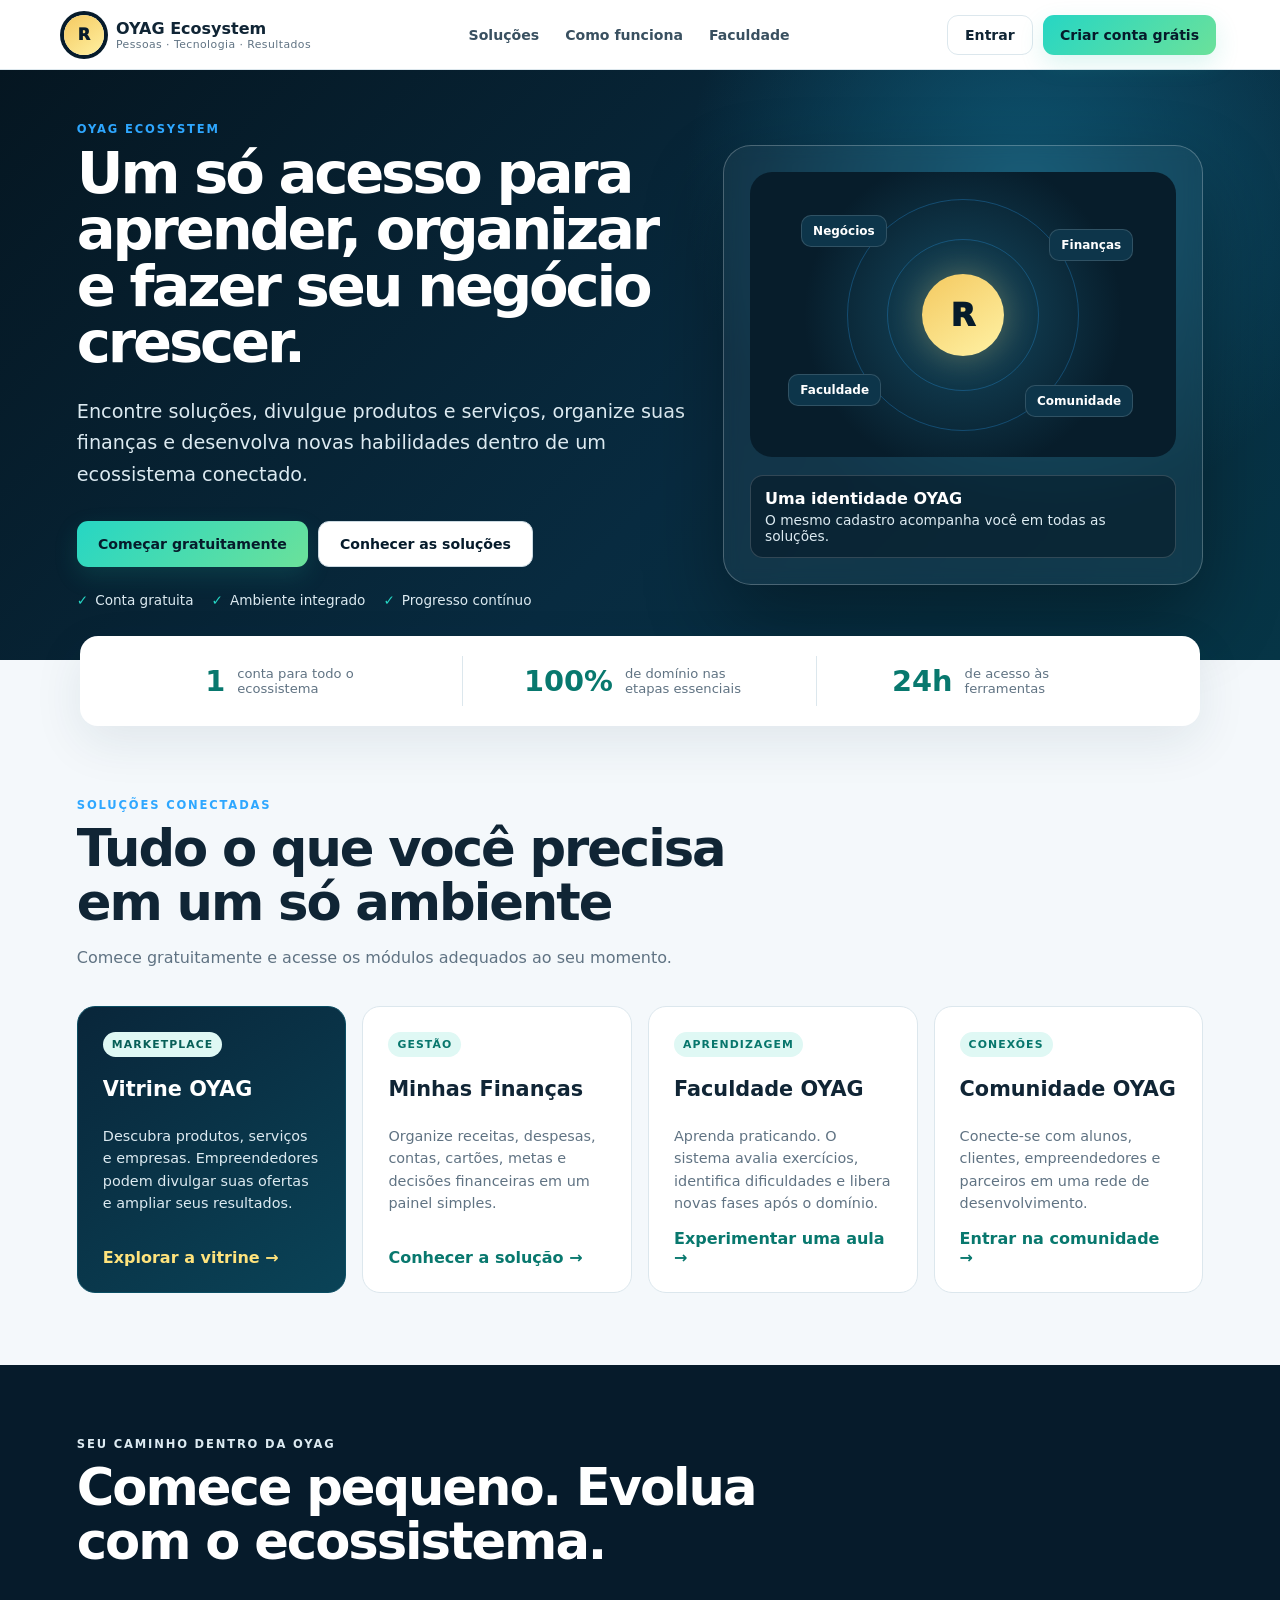
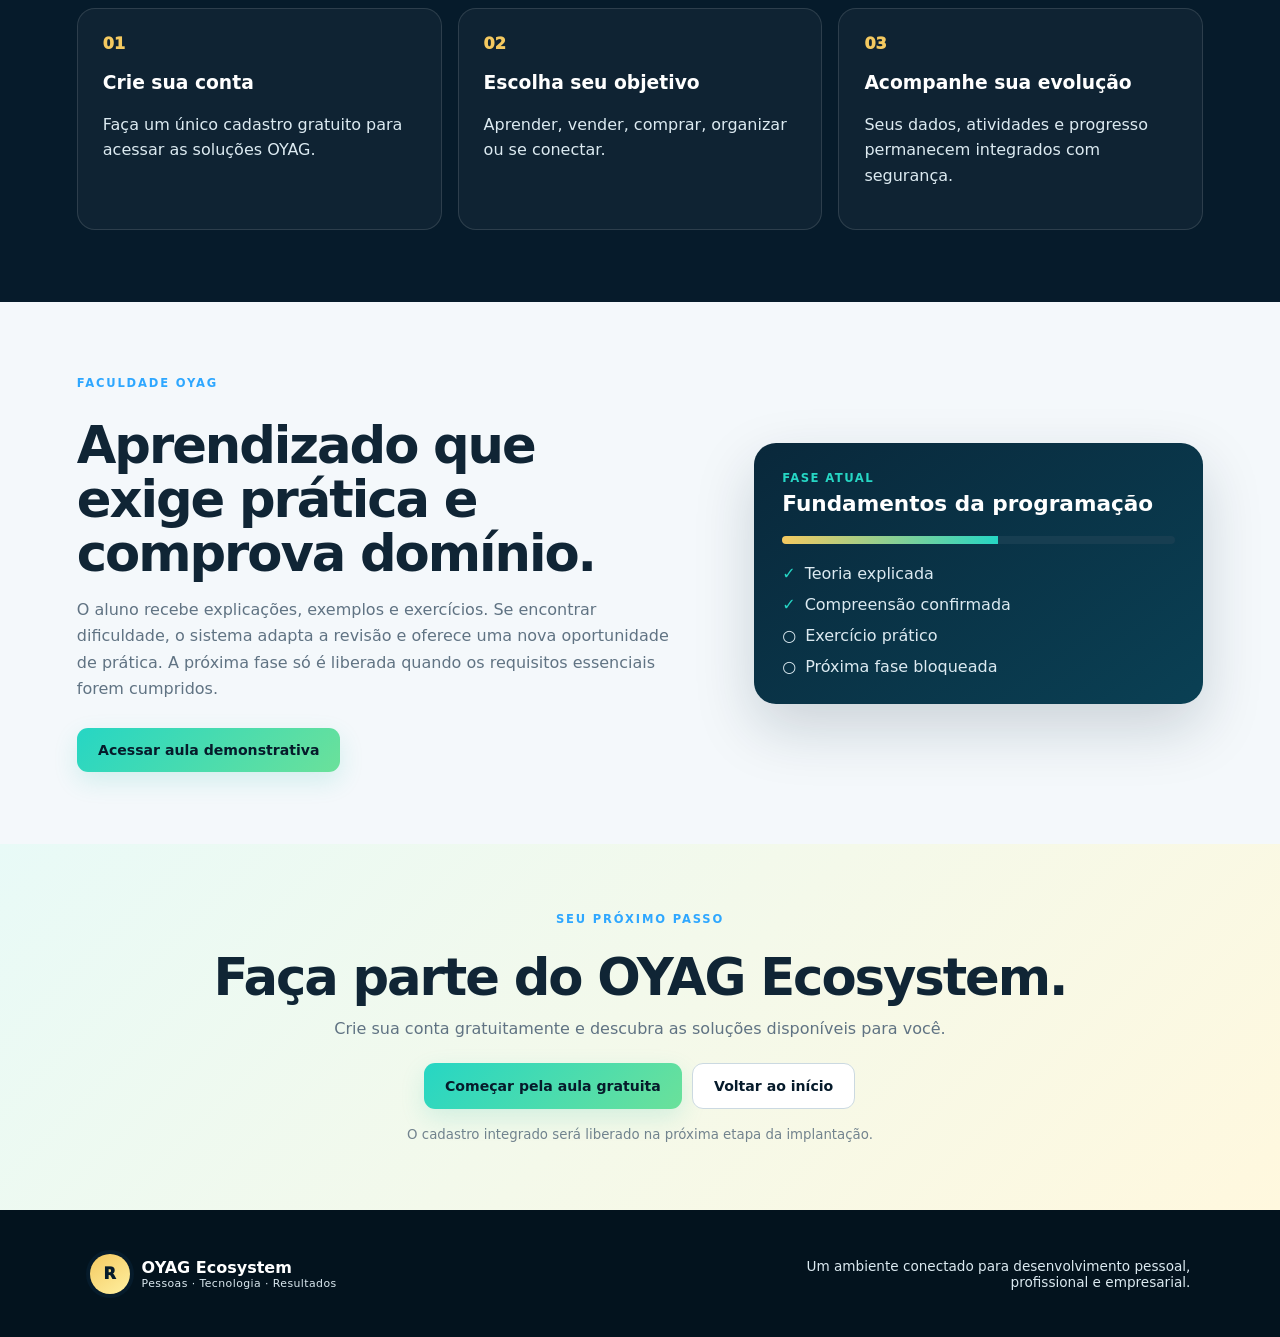
<file: index.html>
<!doctype html>
<html lang="pt-BR">
<head>
  <meta charset="utf-8">
  <meta name="viewport" content="width=device-width,initial-scale=1">
  <meta name="description" content="OYAG Ecosystem: negócios, aprendizagem, gestão e oportunidades em uma única conta.">
  <title>OYAG Ecosystem</title>
  <link rel="stylesheet" href="./styles.css?v=20260919-contrast-1">
</head>
<body>
<header class="topbar">
  <a class="brand" href="#inicio" aria-label="OYAG Ecosystem"><span class="brand-mark">R</span><span><strong>OYAG Ecosystem</strong><small>Pessoas · Tecnologia · Resultados</small></span></a>
  <nav aria-label="Navegação principal"><a href="#solucoes">Soluções</a><a href="#como-funciona">Como funciona</a><a href="#faculdade">Faculdade</a></nav>
  <div class="header-actions"><a class="button ghost" href="#acesso">Entrar</a><a class="button primary" href="#acesso">Criar conta grátis</a></div>
</header>
<main>
  <section id="inicio" class="hero">
    <div class="hero-copy">
      <p class="eyebrow">OYAG Ecosystem</p>
      <h1>Um só acesso para aprender, organizar e fazer seu negócio crescer.</h1>
      <p class="lead">Encontre soluções, divulgue produtos e serviços, organize suas finanças e desenvolva novas habilidades dentro de um ecossistema conectado.</p>
      <div class="hero-actions"><a class="button primary large" href="#acesso">Começar gratuitamente</a><a class="button secondary large" href="#solucoes">Conhecer as soluções</a></div>
      <ul class="trust-list"><li>Conta gratuita</li><li>Ambiente integrado</li><li>Progresso contínuo</li></ul>
    </div>
    <div class="hero-panel" aria-label="Visão geral do OYAG Ecosystem">
      <div class="orbit"><span class="core">R</span><span class="node n1">Negócios</span><span class="node n2">Finanças</span><span class="node n3">Faculdade</span><span class="node n4">Comunidade</span></div>
      <div class="panel-note"><strong>Uma identidade OYAG</strong><span>O mesmo cadastro acompanha você em todas as soluções.</span></div>
    </div>
  </section>
  <section class="numbers" aria-label="Diferenciais"><div><strong>1</strong><span>conta para todo o ecossistema</span></div><div><strong>100%</strong><span>de domínio nas etapas essenciais</span></div><div><strong>24h</strong><span>de acesso às ferramentas</span></div></section>
  <section id="solucoes" class="section">
    <div class="section-heading"><p class="eyebrow">Soluções conectadas</p><h2>Tudo o que você precisa em um só ambiente</h2><p>Comece gratuitamente e acesse os módulos adequados ao seu momento.</p></div>
    <div class="cards">
      <article class="card featured"><span class="tag">Marketplace</span><h3>Vitrine OYAG</h3><p>Descubra produtos, serviços e empresas. Empreendedores podem divulgar suas ofertas e ampliar seus resultados.</p><a href="./marketplace.html">Explorar a vitrine <span>→</span></a></article>
      <article class="card"><span class="tag">Gestão</span><h3>Minhas Finanças</h3><p>Organize receitas, despesas, contas, cartões, metas e decisões financeiras em um painel simples.</p><a href="#acesso">Conhecer a solução <span>→</span></a></article>
      <article class="card"><span class="tag">Aprendizagem</span><h3>Faculdade OYAG</h3><p>Aprenda praticando. O sistema avalia exercícios, identifica dificuldades e libera novas fases após o domínio.</p><a href="./faculdade/">Experimentar uma aula <span>→</span></a></article>
      <article class="card"><span class="tag">Conexões</span><h3>Comunidade OYAG</h3><p>Conecte-se com alunos, clientes, empreendedores e parceiros em uma rede de desenvolvimento.</p><a href="#acesso">Entrar na comunidade <span>→</span></a></article>
    </div>
  </section>
  <section id="como-funciona" class="section dark">
    <div class="section-heading"><p class="eyebrow">Seu caminho dentro da OYAG</p><h2>Comece pequeno. Evolua com o ecossistema.</h2></div>
    <div class="steps"><article><span>01</span><h3>Crie sua conta</h3><p>Faça um único cadastro gratuito para acessar as soluções OYAG.</p></article><article><span>02</span><h3>Escolha seu objetivo</h3><p>Aprender, vender, comprar, organizar ou se conectar.</p></article><article><span>03</span><h3>Acompanhe sua evolução</h3><p>Seus dados, atividades e progresso permanecem integrados com segurança.</p></article></div>
  </section>
  <section id="faculdade" class="section split">
    <div><p class="eyebrow">Faculdade OYAG</p><h2>Aprendizado que exige prática e comprova domínio.</h2><p>O aluno recebe explicações, exemplos e exercícios. Se encontrar dificuldade, o sistema adapta a revisão e oferece uma nova oportunidade de prática. A próxima fase só é liberada quando os requisitos essenciais forem cumpridos.</p><a class="button primary large" href="./faculdade/">Acessar aula demonstrativa</a></div>
    <div class="learning-card"><span>Fase atual</span><strong>Fundamentos da programação</strong><div class="progress"><i></i></div><ul><li class="done">Teoria explicada</li><li class="done">Compreensão confirmada</li><li>Exercício prático</li><li>Próxima fase bloqueada</li></ul></div>
  </section>
  <section id="acesso" class="cta"><p class="eyebrow">Seu próximo passo</p><h2>Faça parte do OYAG Ecosystem.</h2><p>Crie sua conta gratuitamente e descubra as soluções disponíveis para você.</p><div><a class="button primary large" href="./faculdade/">Começar pela aula gratuita</a><a class="button secondary large" href="#inicio">Voltar ao início</a></div><small>O cadastro integrado será liberado na próxima etapa da implantação.</small></section>
</main>
<footer><a class="brand" href="#inicio"><span class="brand-mark">R</span><span><strong>OYAG Ecosystem</strong><small>Pessoas · Tecnologia · Resultados</small></span></a><p>Um ambiente conectado para desenvolvimento pessoal, profissional e empresarial.</p></footer>
</body>
</html>
</file>
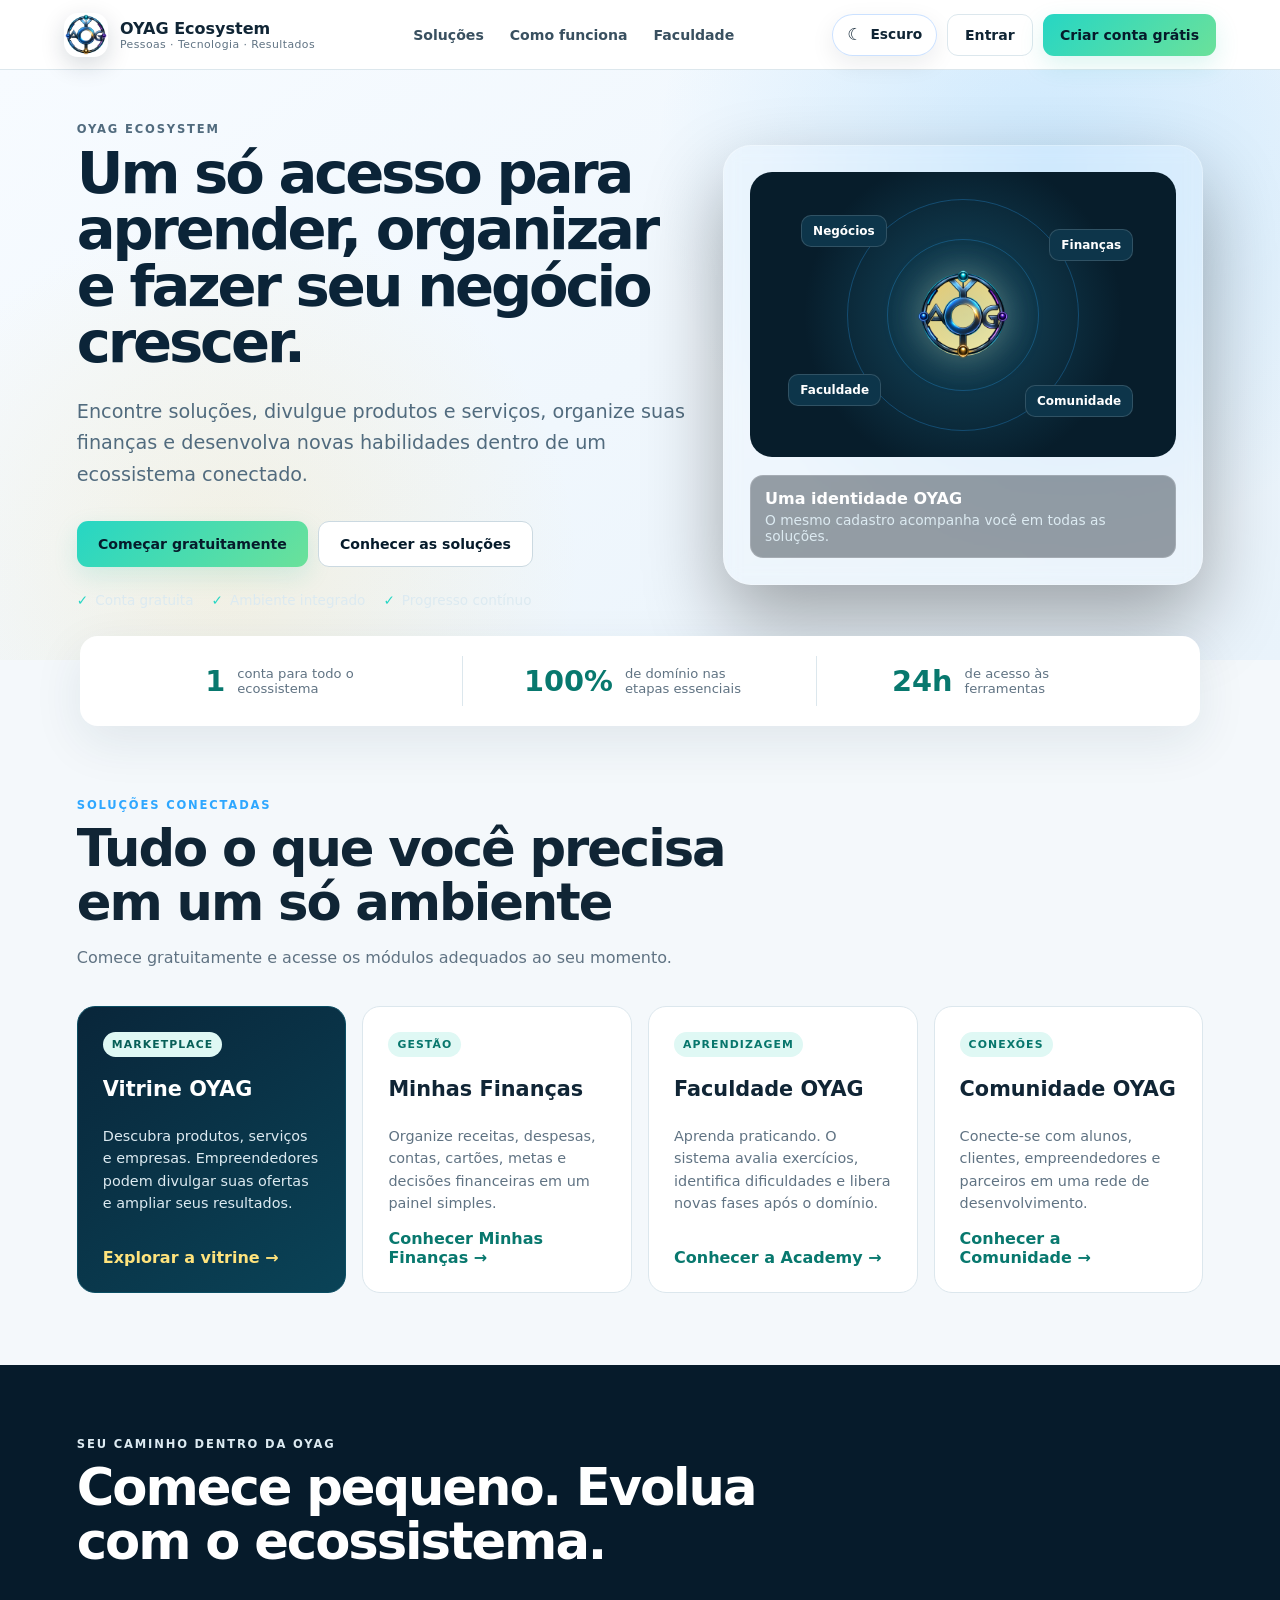
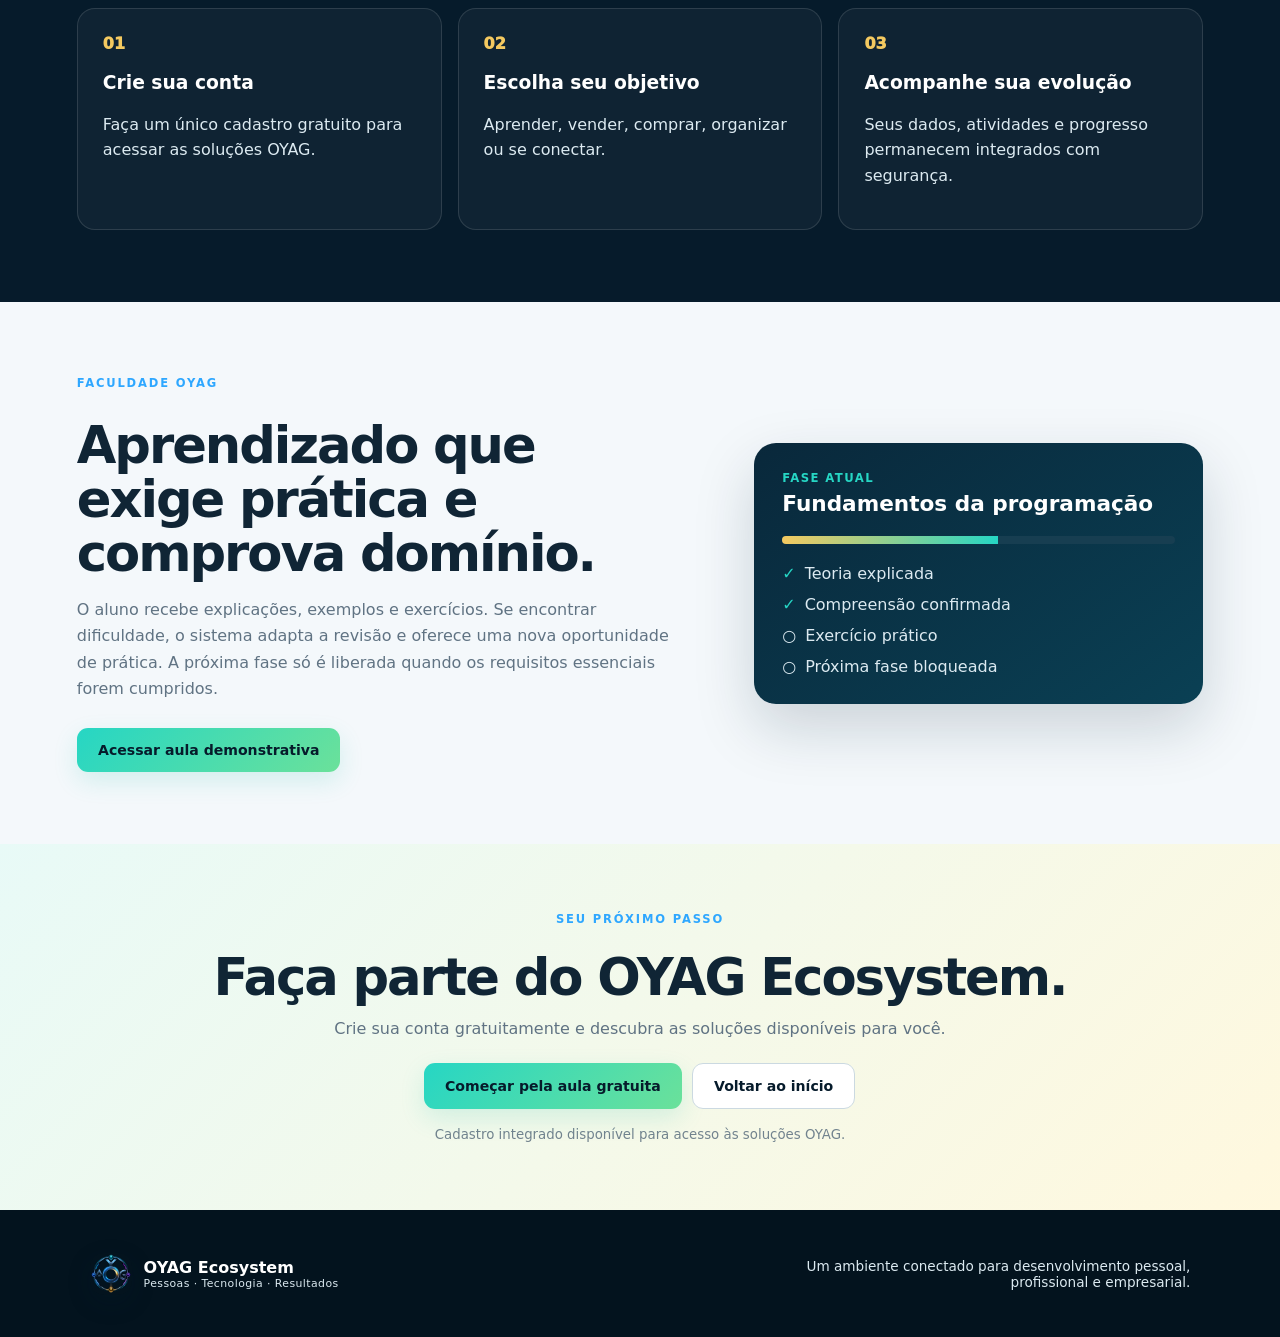
<file: desktop/index.html>
<!doctype html>
<html lang="pt-BR">
<head>
  <meta charset="utf-8"><meta http-equiv="Cache-Control" content="no-cache, no-store, must-revalidate"><meta http-equiv="Pragma" content="no-cache"><meta http-equiv="Expires" content="0">
  <meta name="viewport" content="width=device-width,initial-scale=1">
  <meta name="description" content="OYAG Ecosystem: negócios, aprendizagem, gestão e oportunidades em uma única conta.">
  <title>OYAG Ecosystem</title><link rel="icon" type="image/svg+xml" href="../assets/oyag-approved-mark.png">
  <script src="../theme.js?v=oyag-themes-20260919-02"></script><link rel="stylesheet" href="../styles.css?v=oyag-contrast-20260919-01">
  <meta name="robots" content="index,follow">
  <script src="../config.production.js?v=prod-20260918-01" defer></script>
</head>
<body>
<header class="topbar">
  <a class="brand" href="#inicio" aria-label="OYAG Ecosystem"><img class="brand-mark oyag-brand-symbol" src="../assets/oyag-approved-mark.png" alt=""><span><strong>OYAG Ecosystem</strong><small>Pessoas · Tecnologia · Resultados</small></span></a>
  <nav aria-label="Navegação principal"><a href="#solucoes">Soluções</a><a href="#como-funciona">Como funciona</a><a href="#faculdade">Faculdade</a></nav>
  <div class="header-actions"><a class="button ghost" href="../login.html">Entrar</a><a class="button primary" href="../login.html?mode=signup">Criar conta grátis</a></div>
</header>
<main>
  <section id="inicio" class="hero">
    <div class="hero-copy">
      <p class="eyebrow">OYAG Ecosystem</p>
      <h1>Um só acesso para aprender, organizar e fazer seu negócio crescer.</h1>
      <p class="lead">Encontre soluções, divulgue produtos e serviços, organize suas finanças e desenvolva novas habilidades dentro de um ecossistema conectado.</p>
      <div class="hero-actions"><a class="button primary large" href="../login.html?mode=signup">Começar gratuitamente</a><a class="button secondary large" href="#solucoes">Conhecer as soluções</a></div>
      <ul class="trust-list"><li>Conta gratuita</li><li>Ambiente integrado</li><li>Progresso contínuo</li></ul>
    </div>
    <div class="hero-panel" aria-label="Visão geral do OYAG Ecosystem">
      <div class="orbit"><span class="core"><img src="../assets/oyag-approved-mark.png" alt="OYAG"></span><span class="node n1">Negócios</span><span class="node n2">Finanças</span><span class="node n3">Faculdade</span><span class="node n4">Comunidade</span></div>
      <div class="panel-note"><strong>Uma identidade OYAG</strong><span>O mesmo cadastro acompanha você em todas as soluções.</span></div>
    </div>
  </section>
  <section class="numbers" aria-label="Diferenciais"><div><strong>1</strong><span>conta para todo o ecossistema</span></div><div><strong>100%</strong><span>de domínio nas etapas essenciais</span></div><div><strong>24h</strong><span>de acesso às ferramentas</span></div></section>
  <section id="solucoes" class="section">
    <div class="section-heading"><p class="eyebrow">Soluções conectadas</p><h2>Tudo o que você precisa em um só ambiente</h2><p>Comece gratuitamente e acesse os módulos adequados ao seu momento.</p></div>
    <div class="cards">
      <article class="card featured"><span class="tag">Marketplace</span><h3>Vitrine OYAG</h3><p>Descubra produtos, serviços e empresas. Empreendedores podem divulgar suas ofertas e ampliar seus resultados.</p><a href="../marketplace.html">Explorar a vitrine <span>→</span></a></article>
      <article class="card"><span class="tag">Gestão</span><h3>Minhas Finanças</h3><p>Organize receitas, despesas, contas, cartões, metas e decisões financeiras em um painel simples.</p><a href="../minhas-financas.html">Conhecer Minhas Finanças <span>→</span></a></article>
      <article class="card"><span class="tag">Aprendizagem</span><h3>Faculdade OYAG</h3><p>Aprenda praticando. O sistema avalia exercícios, identifica dificuldades e libera novas fases após o domínio.</p><a href="../faculdade/">Conhecer a Academy <span>→</span></a></article>
      <article class="card"><span class="tag">Conexões</span><h3>Comunidade OYAG</h3><p>Conecte-se com alunos, clientes, empreendedores e parceiros em uma rede de desenvolvimento.</p><a href="../community.html">Conhecer a Comunidade <span>→</span></a></article>
    </div>
  </section>
  <section id="como-funciona" class="section dark">
    <div class="section-heading"><p class="eyebrow">Seu caminho dentro da OYAG</p><h2>Comece pequeno. Evolua com o ecossistema.</h2></div>
    <div class="steps"><article><span>01</span><h3>Crie sua conta</h3><p>Faça um único cadastro gratuito para acessar as soluções OYAG.</p></article><article><span>02</span><h3>Escolha seu objetivo</h3><p>Aprender, vender, comprar, organizar ou se conectar.</p></article><article><span>03</span><h3>Acompanhe sua evolução</h3><p>Seus dados, atividades e progresso permanecem integrados com segurança.</p></article></div>
  </section>
  <section id="faculdade" class="section split">
    <div><p class="eyebrow">Faculdade OYAG</p><h2>Aprendizado que exige prática e comprova domínio.</h2><p>O aluno recebe explicações, exemplos e exercícios. Se encontrar dificuldade, o sistema adapta a revisão e oferece uma nova oportunidade de prática. A próxima fase só é liberada quando os requisitos essenciais forem cumpridos.</p><a class="button primary large" href="../faculdade/aula-demo.html">Acessar aula demonstrativa</a></div>
    <div class="learning-card"><span>Fase atual</span><strong>Fundamentos da programação</strong><div class="progress"><i></i></div><ul><li class="done">Teoria explicada</li><li class="done">Compreensão confirmada</li><li>Exercício prático</li><li>Próxima fase bloqueada</li></ul></div>
  </section>
  <section id="acesso" class="cta"><p class="eyebrow">Seu próximo passo</p><h2>Faça parte do OYAG Ecosystem.</h2><p>Crie sua conta gratuitamente e descubra as soluções disponíveis para você.</p><div><a class="button primary large" href="../faculdade/aula-demo.html">Começar pela aula gratuita</a><a class="button secondary large" href="#inicio">Voltar ao início</a></div><small>Cadastro integrado disponível para acesso às soluções OYAG.</small></section>
</main>
<footer><a class="brand" href="#inicio"><img class="brand-mark oyag-brand-symbol" src="../assets/oyag-approved-mark.png" alt=""><span><strong>OYAG Ecosystem</strong><small>Pessoas · Tecnologia · Resultados</small></span></a><p>Um ambiente conectado para desenvolvimento pessoal, profissional e empresarial.</p></footer>
</body>
</html>
</file>
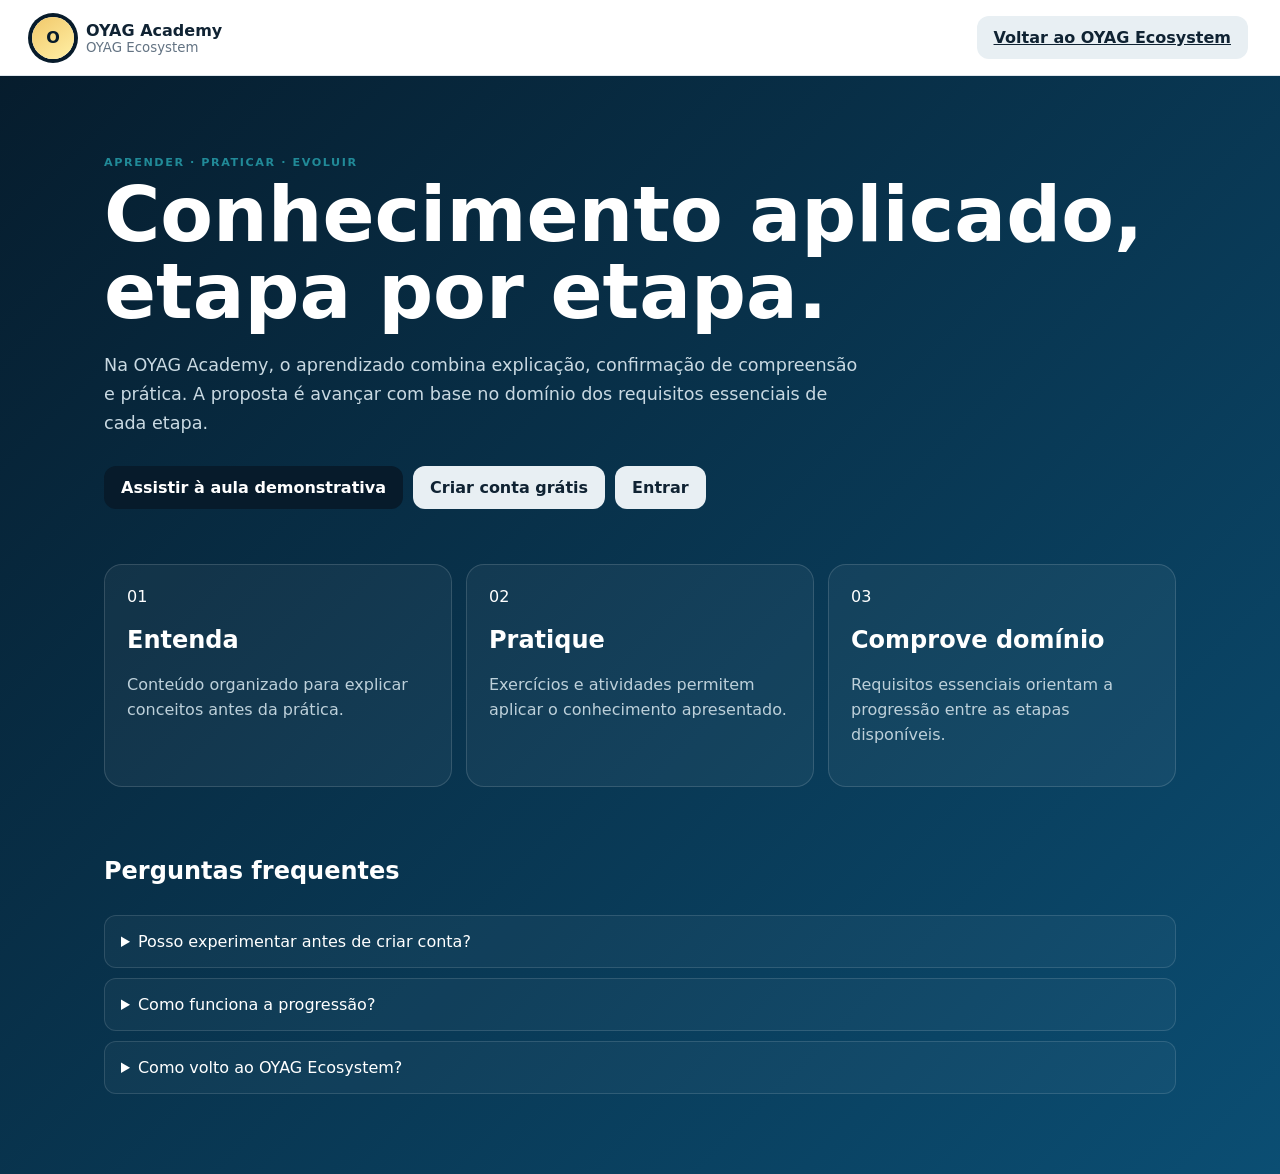
<file: faculdade/index.html>
<!doctype html><html lang="pt-BR"><head><meta charset="utf-8"><meta http-equiv="Cache-Control" content="no-cache, no-store, must-revalidate"><meta http-equiv="Pragma" content="no-cache"><meta http-equiv="Expires" content="0"><meta name="viewport" content="width=device-width,initial-scale=1"><meta name="robots" content="noindex,nofollow,noarchive"><title>OYAG Academy</title><link rel="stylesheet" href="./styles.css"><style>.academy-home{min-height:100vh;background:linear-gradient(135deg,#061b2b,#0b4e73);color:#fff}.academy-home .topbar{color:#102333}.academy-landing{max-width:1120px;margin:auto;padding:80px 24px}.academy-landing h1{font-size:clamp(2.5rem,6vw,5rem);line-height:1;margin:8px 0 20px}.academy-landing .lead{max-width:760px;color:#c9d9e2;font-size:1.1rem;line-height:1.65}.academy-actions{display:flex;gap:10px;flex-wrap:wrap;margin:28px 0 55px}.academy-actions a{text-decoration:none}.academy-grid{display:grid;grid-template-columns:repeat(3,1fr);gap:14px}.academy-grid article{padding:22px;border:1px solid #ffffff24;border-radius:18px;background:#ffffff0c}.academy-grid p{color:#bdd0da;line-height:1.55}.academy-faq{margin-top:50px;display:grid;gap:10px}.academy-faq details{padding:16px;border:1px solid #ffffff20;border-radius:12px;background:#ffffff09}@media(max-width:750px){.academy-grid{grid-template-columns:1fr}.academy-landing{padding:50px 18px}}</style></head><body class="academy-home"><header class="topbar"><a class="brand" href="../desktop/"><span class="brand-mark">O</span><span><strong>OYAG Academy</strong><small>OYAG Ecosystem</small></span></a><a class="secondary" href="../desktop/">Voltar ao OYAG Ecosystem</a></header><main class="academy-landing"><p class="eyebrow">Aprender · Praticar · Evoluir</p><h1>Conhecimento aplicado, etapa por etapa.</h1><p class="lead">Na OYAG Academy, o aprendizado combina explicação, confirmação de compreensão e prática. A proposta é avançar com base no domínio dos requisitos essenciais de cada etapa.</p><div class="academy-actions"><a class="primary" href="./aula-demo.html">Assistir à aula demonstrativa</a><a class="secondary" href="../login.html?mode=signup">Criar conta grátis</a><a class="secondary" href="../login.html">Entrar</a></div><section class="academy-grid"><article><span>01</span><h2>Entenda</h2><p>Conteúdo organizado para explicar conceitos antes da prática.</p></article><article><span>02</span><h2>Pratique</h2><p>Exercícios e atividades permitem aplicar o conhecimento apresentado.</p></article><article><span>03</span><h2>Comprove domínio</h2><p>Requisitos essenciais orientam a progressão entre as etapas disponíveis.</p></article></section><section class="academy-faq"><h2>Perguntas frequentes</h2><details><summary>Posso experimentar antes de criar conta?</summary><p>Sim. A aula demonstrativa é um fluxo gratuito separado do conteúdo regular.</p></details><details><summary>Como funciona a progressão?</summary><p>Cada etapa apresenta requisitos de aprendizagem e prática antes da liberação seguinte.</p></details><details><summary>Como volto ao OYAG Ecosystem?</summary><p>A navegação de retorno fica disponível na Academy e na aula demonstrativa.</p></details></section></main></body></html>
</file>
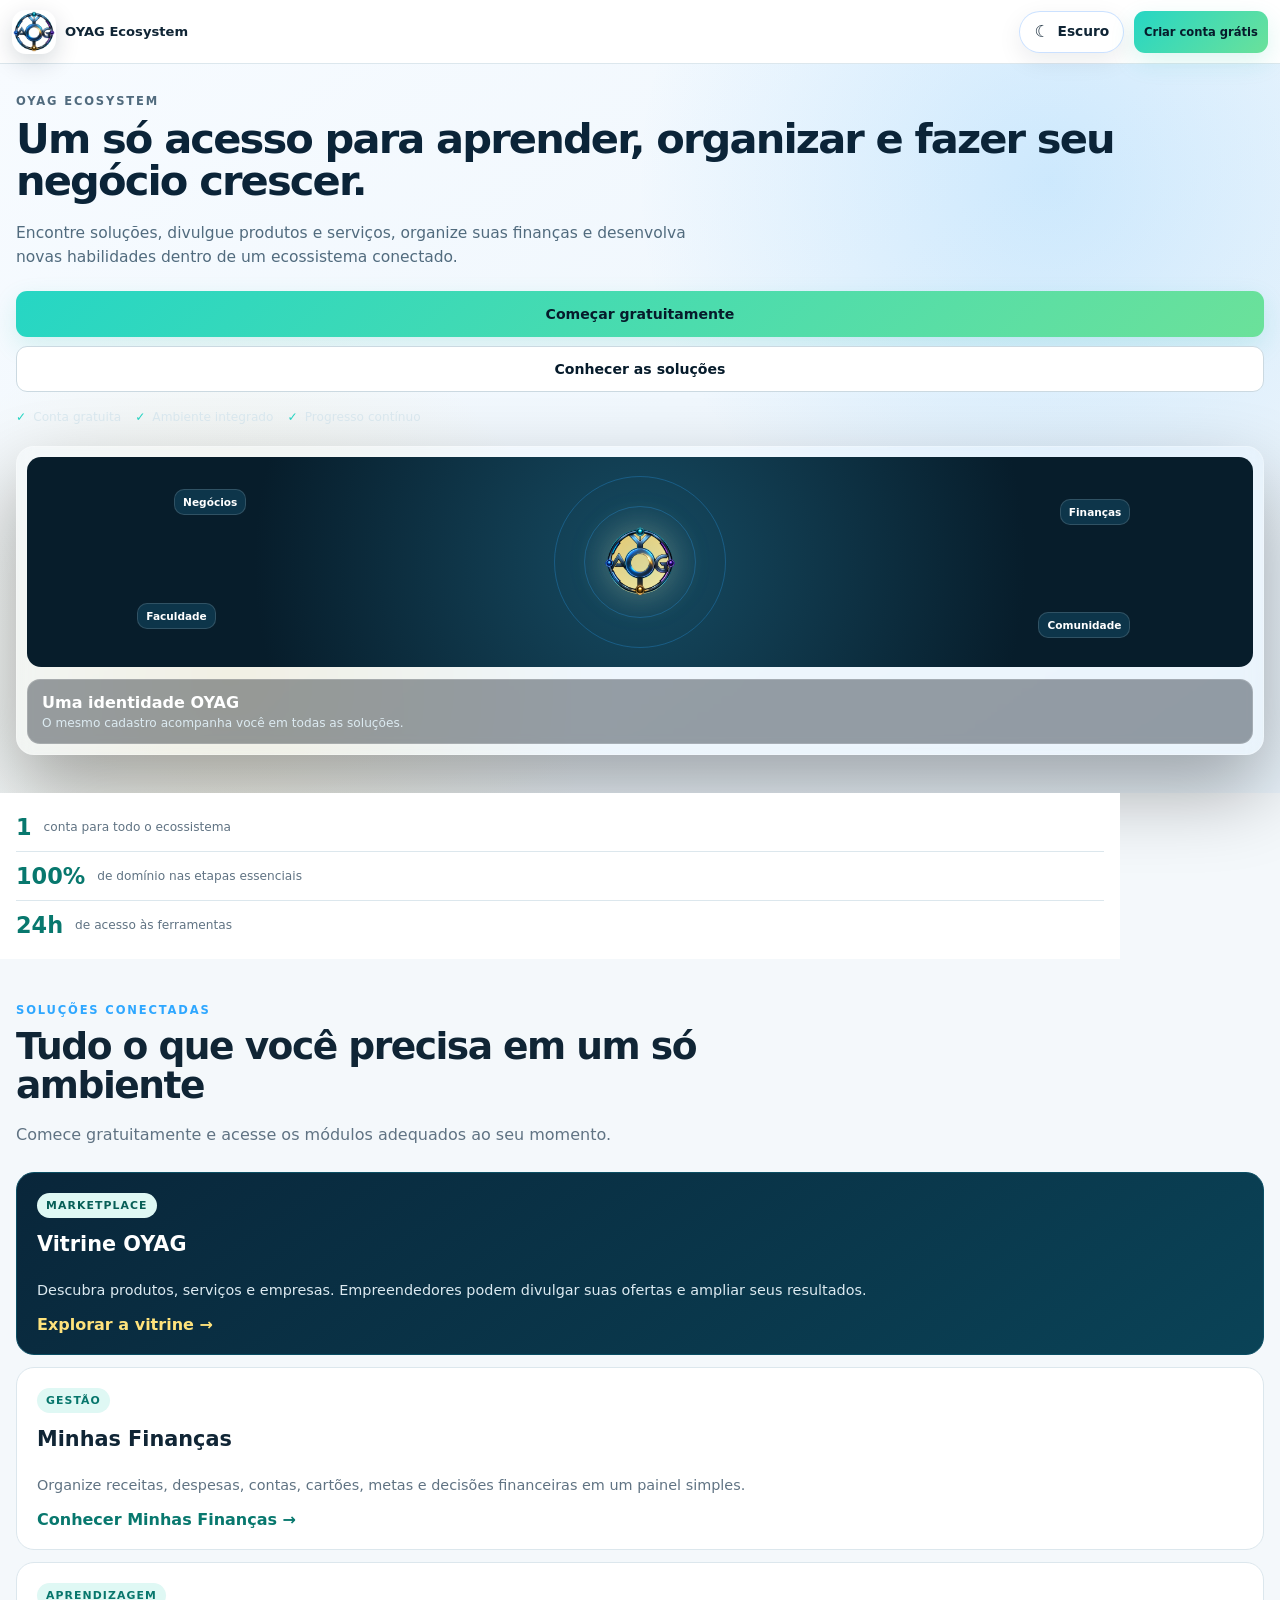
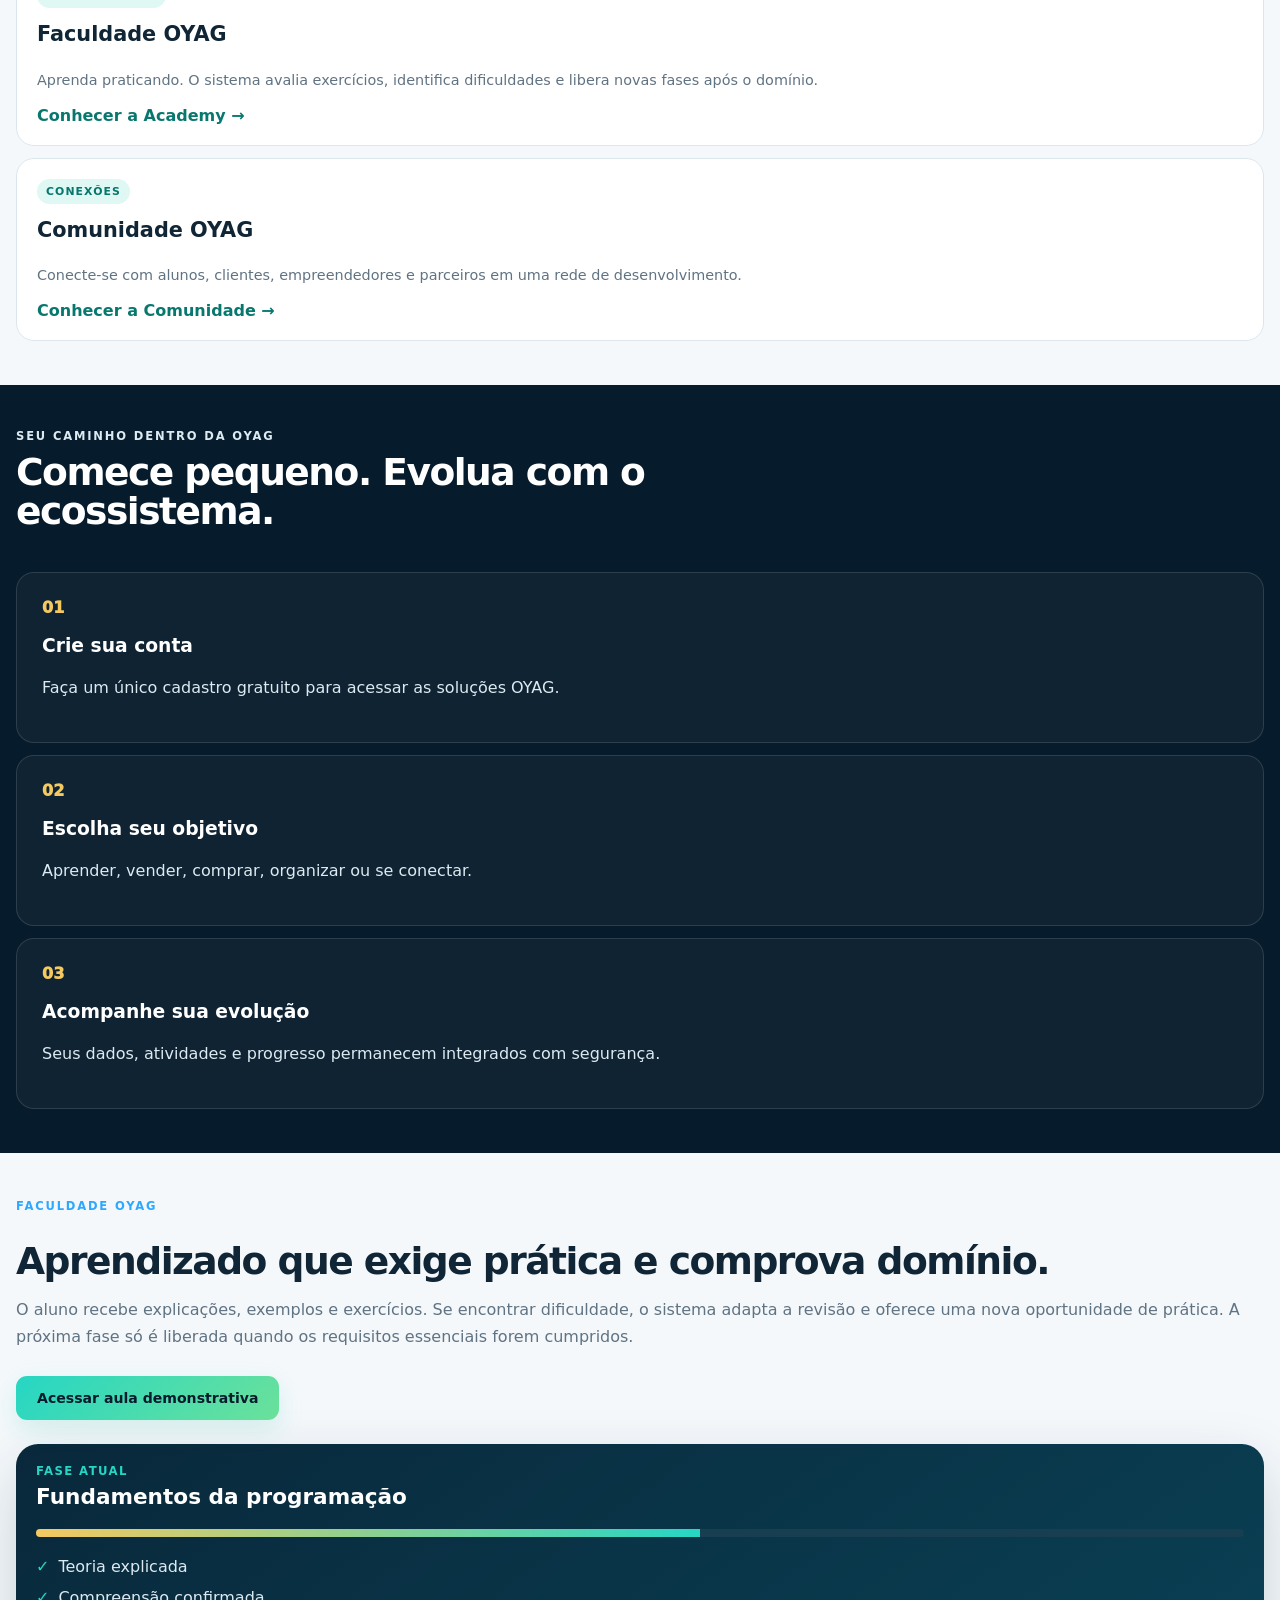
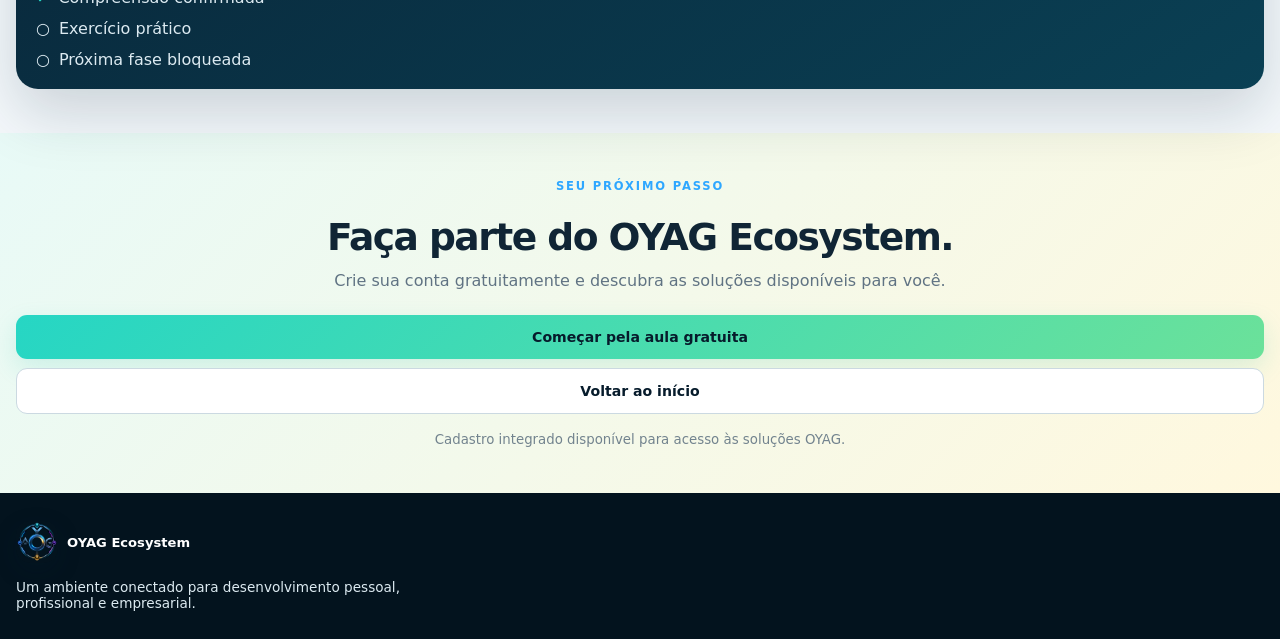
<file: mobile/index.html>
<!doctype html>
<html lang="pt-BR">
<head>
  <meta charset="utf-8"><meta http-equiv="Cache-Control" content="no-cache, no-store, must-revalidate"><meta http-equiv="Pragma" content="no-cache"><meta http-equiv="Expires" content="0">
  <meta name="viewport" content="width=device-width,initial-scale=1,viewport-fit=cover">
  <meta name="description" content="OYAG Ecosystem: negócios, aprendizagem, gestão e oportunidades em uma única conta.">
  <title>OYAG Ecosystem</title><link rel="icon" type="image/svg+xml" href="../assets/oyag-approved-mark.png">
  <script src="../theme.js?v=oyag-themes-20260919-02"></script><link rel="stylesheet" href="../styles.css?v=oyag-contrast-20260919-01">
  <meta name="robots" content="index,follow">
  <script src="../config.production.js?v=prod-20260918-01" defer></script>
  <link rel="stylesheet" href="../mobile.css?v=responsive-review-20260918-02">
</head>
<body>
<header class="topbar">
  <a class="brand" href="#inicio" aria-label="OYAG Ecosystem"><img class="brand-mark oyag-brand-symbol" src="../assets/oyag-approved-mark.png" alt=""><span><strong>OYAG Ecosystem</strong><small>Pessoas · Tecnologia · Resultados</small></span></a>
  <nav aria-label="Navegação principal"><a href="#solucoes">Soluções</a><a href="#como-funciona">Como funciona</a><a href="#faculdade">Faculdade</a></nav>
  <div class="header-actions"><a class="button ghost" href="../login.html">Entrar</a><a class="button primary" href="../login.html?mode=signup">Criar conta grátis</a></div>
</header>
<main>
  <section id="inicio" class="hero">
    <div class="hero-copy">
      <p class="eyebrow">OYAG Ecosystem</p>
      <h1>Um só acesso para aprender, organizar e fazer seu negócio crescer.</h1>
      <p class="lead">Encontre soluções, divulgue produtos e serviços, organize suas finanças e desenvolva novas habilidades dentro de um ecossistema conectado.</p>
      <div class="hero-actions"><a class="button primary large" href="../login.html?mode=signup">Começar gratuitamente</a><a class="button secondary large" href="#solucoes">Conhecer as soluções</a></div>
      <ul class="trust-list"><li>Conta gratuita</li><li>Ambiente integrado</li><li>Progresso contínuo</li></ul>
    </div>
    <div class="hero-panel" aria-label="Visão geral do OYAG Ecosystem">
      <div class="orbit"><span class="core"><img src="../assets/oyag-approved-mark.png" alt="OYAG"></span><span class="node n1">Negócios</span><span class="node n2">Finanças</span><span class="node n3">Faculdade</span><span class="node n4">Comunidade</span></div>
      <div class="panel-note"><strong>Uma identidade OYAG</strong><span>O mesmo cadastro acompanha você em todas as soluções.</span></div>
    </div>
  </section>
  <section class="numbers" aria-label="Diferenciais"><div><strong>1</strong><span>conta para todo o ecossistema</span></div><div><strong>100%</strong><span>de domínio nas etapas essenciais</span></div><div><strong>24h</strong><span>de acesso às ferramentas</span></div></section>
  <section id="solucoes" class="section">
    <div class="section-heading"><p class="eyebrow">Soluções conectadas</p><h2>Tudo o que você precisa em um só ambiente</h2><p>Comece gratuitamente e acesse os módulos adequados ao seu momento.</p></div>
    <div class="cards">
      <article class="card featured"><span class="tag">Marketplace</span><h3>Vitrine OYAG</h3><p>Descubra produtos, serviços e empresas. Empreendedores podem divulgar suas ofertas e ampliar seus resultados.</p><a href="../marketplace.html">Explorar a vitrine <span>→</span></a></article>
      <article class="card"><span class="tag">Gestão</span><h3>Minhas Finanças</h3><p>Organize receitas, despesas, contas, cartões, metas e decisões financeiras em um painel simples.</p><a href="../minhas-financas.html">Conhecer Minhas Finanças <span>→</span></a></article>
      <article class="card"><span class="tag">Aprendizagem</span><h3>Faculdade OYAG</h3><p>Aprenda praticando. O sistema avalia exercícios, identifica dificuldades e libera novas fases após o domínio.</p><a href="../faculdade/">Conhecer a Academy <span>→</span></a></article>
      <article class="card"><span class="tag">Conexões</span><h3>Comunidade OYAG</h3><p>Conecte-se com alunos, clientes, empreendedores e parceiros em uma rede de desenvolvimento.</p><a href="../community.html">Conhecer a Comunidade <span>→</span></a></article>
    </div>
  </section>
  <section id="como-funciona" class="section dark">
    <div class="section-heading"><p class="eyebrow">Seu caminho dentro da OYAG</p><h2>Comece pequeno. Evolua com o ecossistema.</h2></div>
    <div class="steps"><article><span>01</span><h3>Crie sua conta</h3><p>Faça um único cadastro gratuito para acessar as soluções OYAG.</p></article><article><span>02</span><h3>Escolha seu objetivo</h3><p>Aprender, vender, comprar, organizar ou se conectar.</p></article><article><span>03</span><h3>Acompanhe sua evolução</h3><p>Seus dados, atividades e progresso permanecem integrados com segurança.</p></article></div>
  </section>
  <section id="faculdade" class="section split">
    <div><p class="eyebrow">Faculdade OYAG</p><h2>Aprendizado que exige prática e comprova domínio.</h2><p>O aluno recebe explicações, exemplos e exercícios. Se encontrar dificuldade, o sistema adapta a revisão e oferece uma nova oportunidade de prática. A próxima fase só é liberada quando os requisitos essenciais forem cumpridos.</p><a class="button primary large" href="../faculdade/aula-demo.html">Acessar aula demonstrativa</a></div>
    <div class="learning-card"><span>Fase atual</span><strong>Fundamentos da programação</strong><div class="progress"><i></i></div><ul><li class="done">Teoria explicada</li><li class="done">Compreensão confirmada</li><li>Exercício prático</li><li>Próxima fase bloqueada</li></ul></div>
  </section>
  <section id="acesso" class="cta"><p class="eyebrow">Seu próximo passo</p><h2>Faça parte do OYAG Ecosystem.</h2><p>Crie sua conta gratuitamente e descubra as soluções disponíveis para você.</p><div><a class="button primary large" href="../faculdade/aula-demo.html">Começar pela aula gratuita</a><a class="button secondary large" href="#inicio">Voltar ao início</a></div><small>Cadastro integrado disponível para acesso às soluções OYAG.</small></section>
</main>
<footer><a class="brand" href="#inicio"><img class="brand-mark oyag-brand-symbol" src="../assets/oyag-approved-mark.png" alt=""><span><strong>OYAG Ecosystem</strong><small>Pessoas · Tecnologia · Resultados</small></span></a><p>Um ambiente conectado para desenvolvimento pessoal, profissional e empresarial.</p></footer>
</body>
</html>
</file>
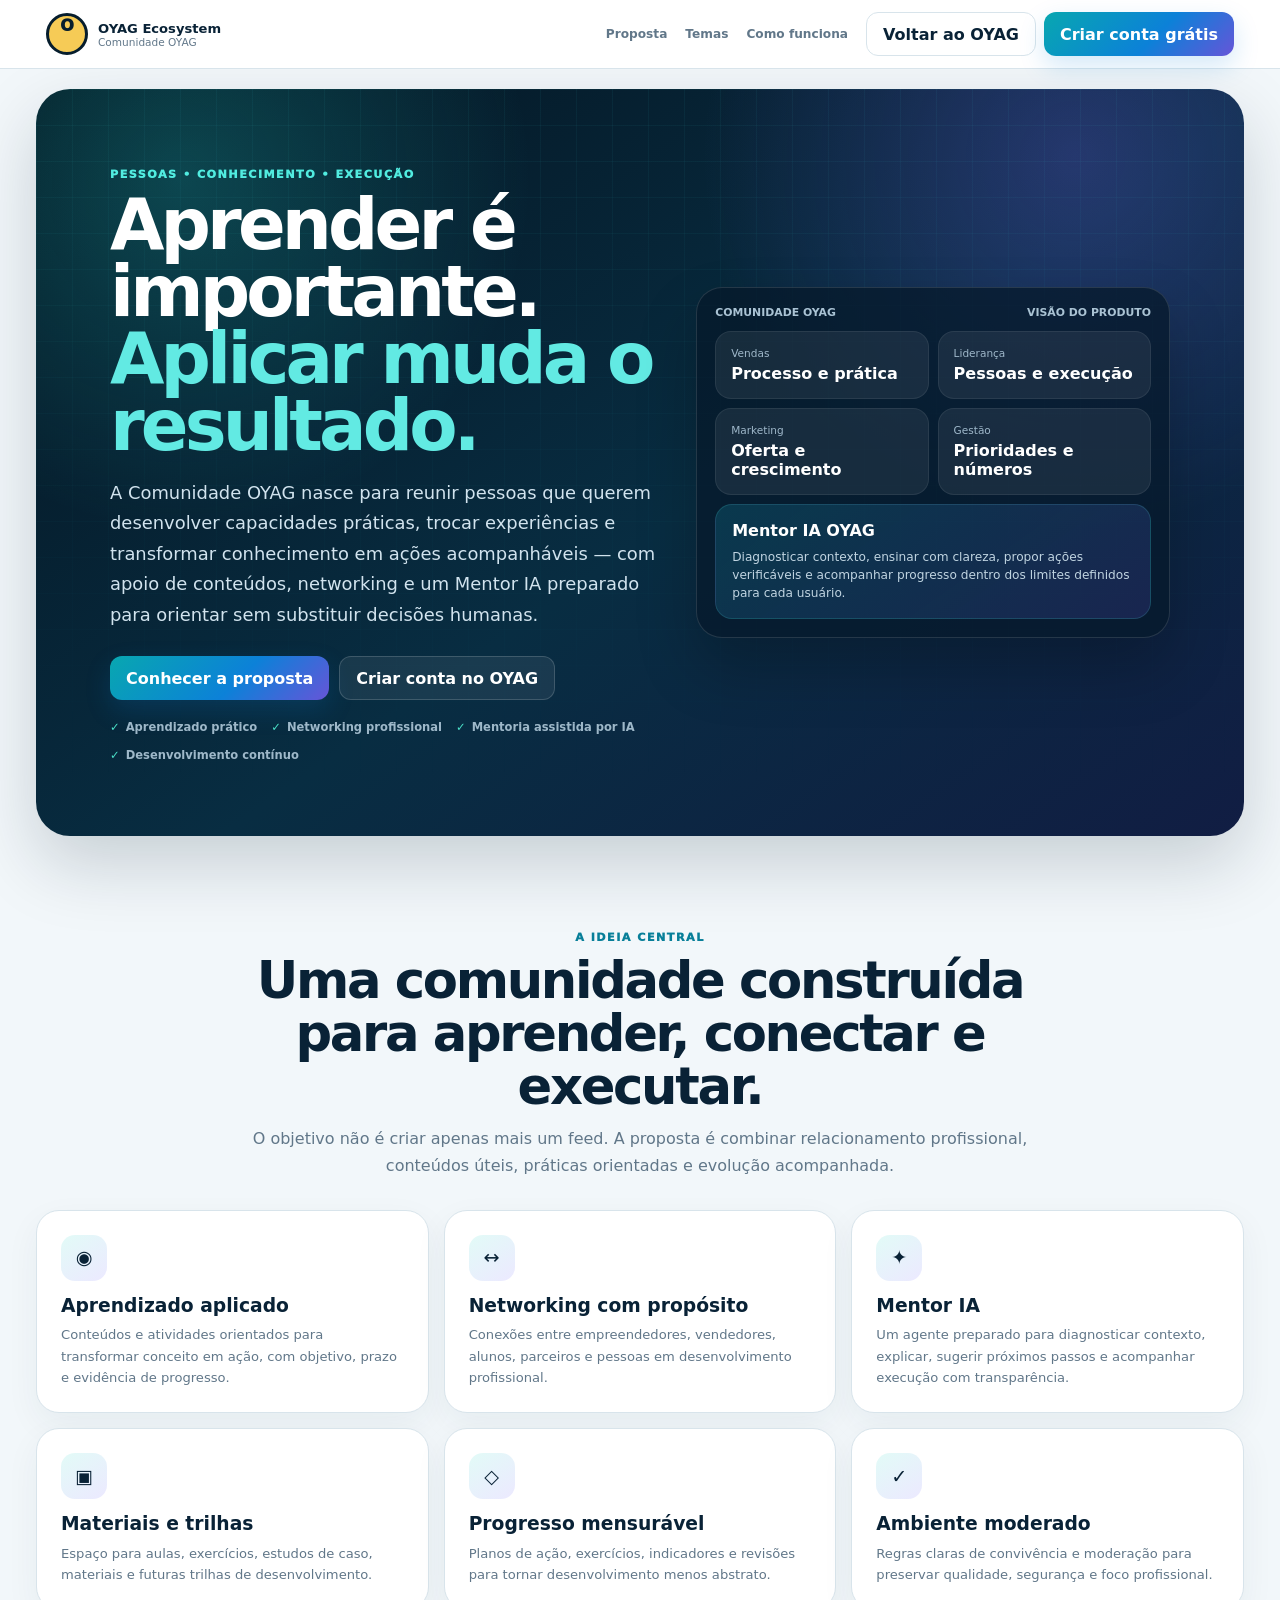
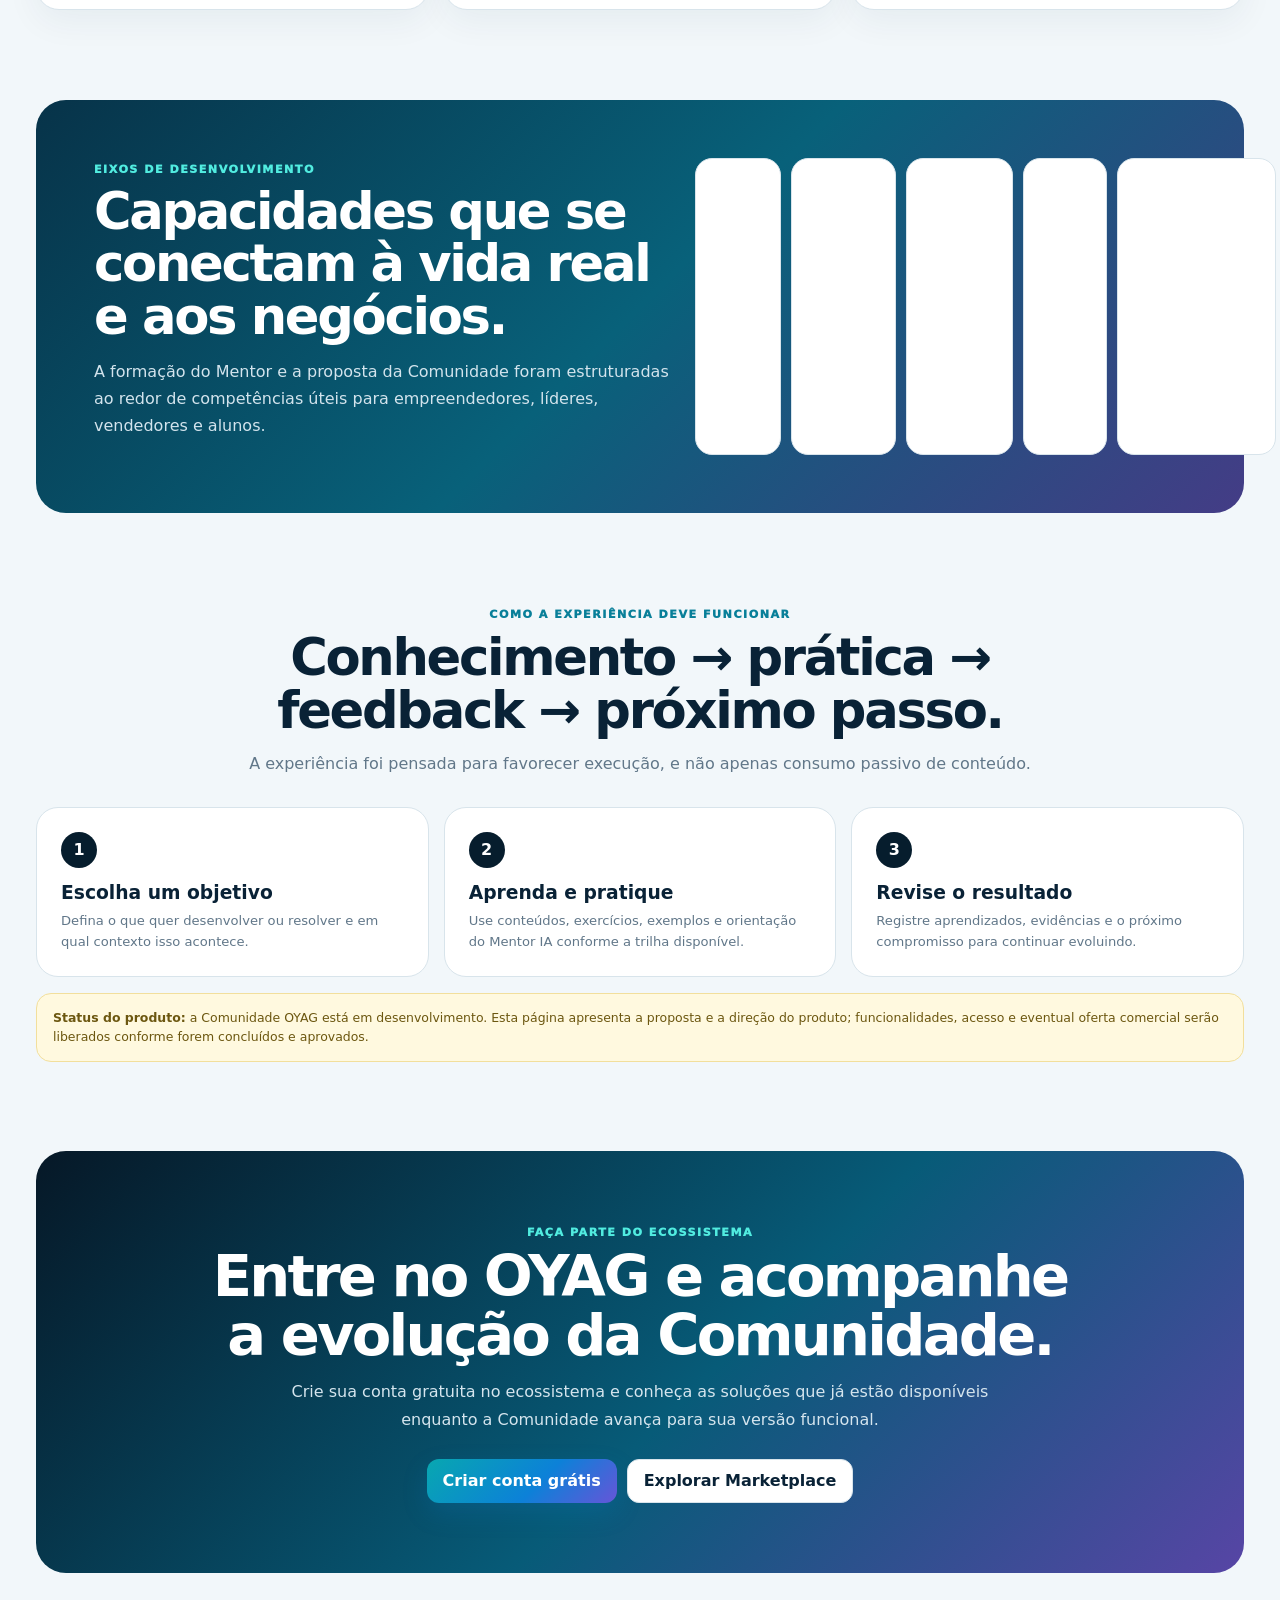
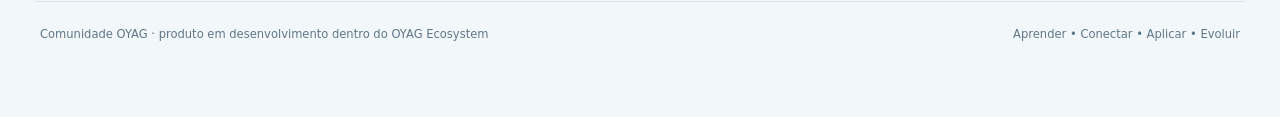
<file: community.html>
<!doctype html><html lang="pt-BR"><head><meta charset="utf-8"><meta http-equiv="Cache-Control" content="no-cache, no-store, must-revalidate"><meta name="viewport" content="width=device-width,initial-scale=1"><meta name="robots" content="index,follow"><meta name="description" content="Conheça a Comunidade OYAG: desenvolvimento, aprendizado, networking e Mentor IA em um ambiente conectado."><title>Comunidade OYAG · OYAG Ecosystem</title><link rel="stylesheet" href="./sales-pages.css?v=sales01"></head><body>
<header class="sales-top"><a class="sales-brand" href="./desktop/"><span class="sales-mark">O</span><span><strong>OYAG Ecosystem</strong><small>Comunidade OYAG</small></span></a><nav class="sales-nav"><a href="#proposta">Proposta</a><a href="#temas">Temas</a><a href="#como">Como funciona</a></nav><div class="sales-actions"><a class="sales-btn" href="./desktop/">Voltar ao OYAG</a><a class="sales-btn primary" href="./login.html?mode=signup">Criar conta grátis</a></div></header>
<main class="sales-main">
<section class="sales-hero"><div class="sales-copy"><span class="sales-eyebrow">PESSOAS • CONHECIMENTO • EXECUÇÃO</span><h1>Aprender é importante. <em>Aplicar muda o resultado.</em></h1><p class="sales-lead">A Comunidade OYAG nasce para reunir pessoas que querem desenvolver capacidades práticas, trocar experiências e transformar conhecimento em ações acompanháveis — com apoio de conteúdos, networking e um Mentor IA preparado para orientar sem substituir decisões humanas.</p><div class="sales-hero-actions"><a class="sales-btn primary" href="#proposta">Conhecer a proposta</a><a class="sales-btn" href="./login.html?mode=signup">Criar conta no OYAG</a></div><div class="sales-trust"><span>Aprendizado prático</span><span>Networking profissional</span><span>Mentoria assistida por IA</span><span>Desenvolvimento contínuo</span></div></div><div class="sales-visual"><div class="visual-head"><span>COMUNIDADE OYAG</span><span>VISÃO DO PRODUTO</span></div><div class="visual-grid"><div class="visual-card"><span>Vendas</span><strong>Processo e prática</strong></div><div class="visual-card"><span>Liderança</span><strong>Pessoas e execução</strong></div><div class="visual-card"><span>Marketing</span><strong>Oferta e crescimento</strong></div><div class="visual-card"><span>Gestão</span><strong>Prioridades e números</strong></div></div><div class="visual-note"><strong>Mentor IA OYAG</strong><p>Diagnosticar contexto, ensinar com clareza, propor ações verificáveis e acompanhar progresso dentro dos limites definidos para cada usuário.</p></div></div></section>
<section class="sales-section" id="proposta"><div class="sales-section-head"><span class="sales-eyebrow">A IDEIA CENTRAL</span><h2>Uma comunidade construída para aprender, conectar e executar.</h2><p>O objetivo não é criar apenas mais um feed. A proposta é combinar relacionamento profissional, conteúdos úteis, práticas orientadas e evolução acompanhada.</p></div><div class="sales-grid"><article class="sales-card"><div class="icon">◉</div><h3>Aprendizado aplicado</h3><p>Conteúdos e atividades orientados para transformar conceito em ação, com objetivo, prazo e evidência de progresso.</p></article><article class="sales-card"><div class="icon">↔</div><h3>Networking com propósito</h3><p>Conexões entre empreendedores, vendedores, alunos, parceiros e pessoas em desenvolvimento profissional.</p></article><article class="sales-card"><div class="icon">✦</div><h3>Mentor IA</h3><p>Um agente preparado para diagnosticar contexto, explicar, sugerir próximos passos e acompanhar execução com transparência.</p></article><article class="sales-card"><div class="icon">▣</div><h3>Materiais e trilhas</h3><p>Espaço para aulas, exercícios, estudos de caso, materiais e futuras trilhas de desenvolvimento.</p></article><article class="sales-card"><div class="icon">◇</div><h3>Progresso mensurável</h3><p>Planos de ação, exercícios, indicadores e revisões para tornar desenvolvimento menos abstrato.</p></article><article class="sales-card"><div class="icon">✓</div><h3>Ambiente moderado</h3><p>Regras claras de convivência e moderação para preservar qualidade, segurança e foco profissional.</p></article></div></section>
<section class="sales-band" id="temas"><div><span class="sales-eyebrow">EIXOS DE DESENVOLVIMENTO</span><h2>Capacidades que se conectam à vida real e aos negócios.</h2><p>A formação do Mentor e a proposta da Comunidade foram estruturadas ao redor de competências úteis para empreendedores, líderes, vendedores e alunos.</p></div><div class="community-pillars"><div>Vendas</div><div>Liderança</div><div>Marketing</div><div>Gestão</div><div>Desenvolvimento pessoal</div></div></section>
<section class="sales-section" id="como"><div class="sales-section-head"><span class="sales-eyebrow">COMO A EXPERIÊNCIA DEVE FUNCIONAR</span><h2>Conhecimento → prática → feedback → próximo passo.</h2><p>A experiência foi pensada para favorecer execução, e não apenas consumo passivo de conteúdo.</p></div><div class="sales-steps"><article class="sales-step"><b>1</b><h3>Escolha um objetivo</h3><p>Defina o que quer desenvolver ou resolver e em qual contexto isso acontece.</p></article><article class="sales-step"><b>2</b><h3>Aprenda e pratique</h3><p>Use conteúdos, exercícios, exemplos e orientação do Mentor IA conforme a trilha disponível.</p></article><article class="sales-step"><b>3</b><h3>Revise o resultado</h3><p>Registre aprendizados, evidências e o próximo compromisso para continuar evoluindo.</p></article></div><div class="community-warning"><strong>Status do produto:</strong> a Comunidade OYAG está em desenvolvimento. Esta página apresenta a proposta e a direção do produto; funcionalidades, acesso e eventual oferta comercial serão liberados conforme forem concluídos e aprovados.</div></section>
<section class="sales-cta"><span class="sales-eyebrow">FAÇA PARTE DO ECOSSISTEMA</span><h2>Entre no OYAG e acompanhe a evolução da Comunidade.</h2><p>Crie sua conta gratuita no ecossistema e conheça as soluções que já estão disponíveis enquanto a Comunidade avança para sua versão funcional.</p><div class="sales-hero-actions"><a class="sales-btn primary" href="./login.html?mode=signup">Criar conta grátis</a><a class="sales-btn" href="./marketplace.html">Explorar Marketplace</a></div></section>
<footer class="sales-footer"><span>Comunidade OYAG · produto em desenvolvimento dentro do OYAG Ecosystem</span><span>Aprender • Conectar • Aplicar • Evoluir</span></footer>
</main></body></html>
</file>
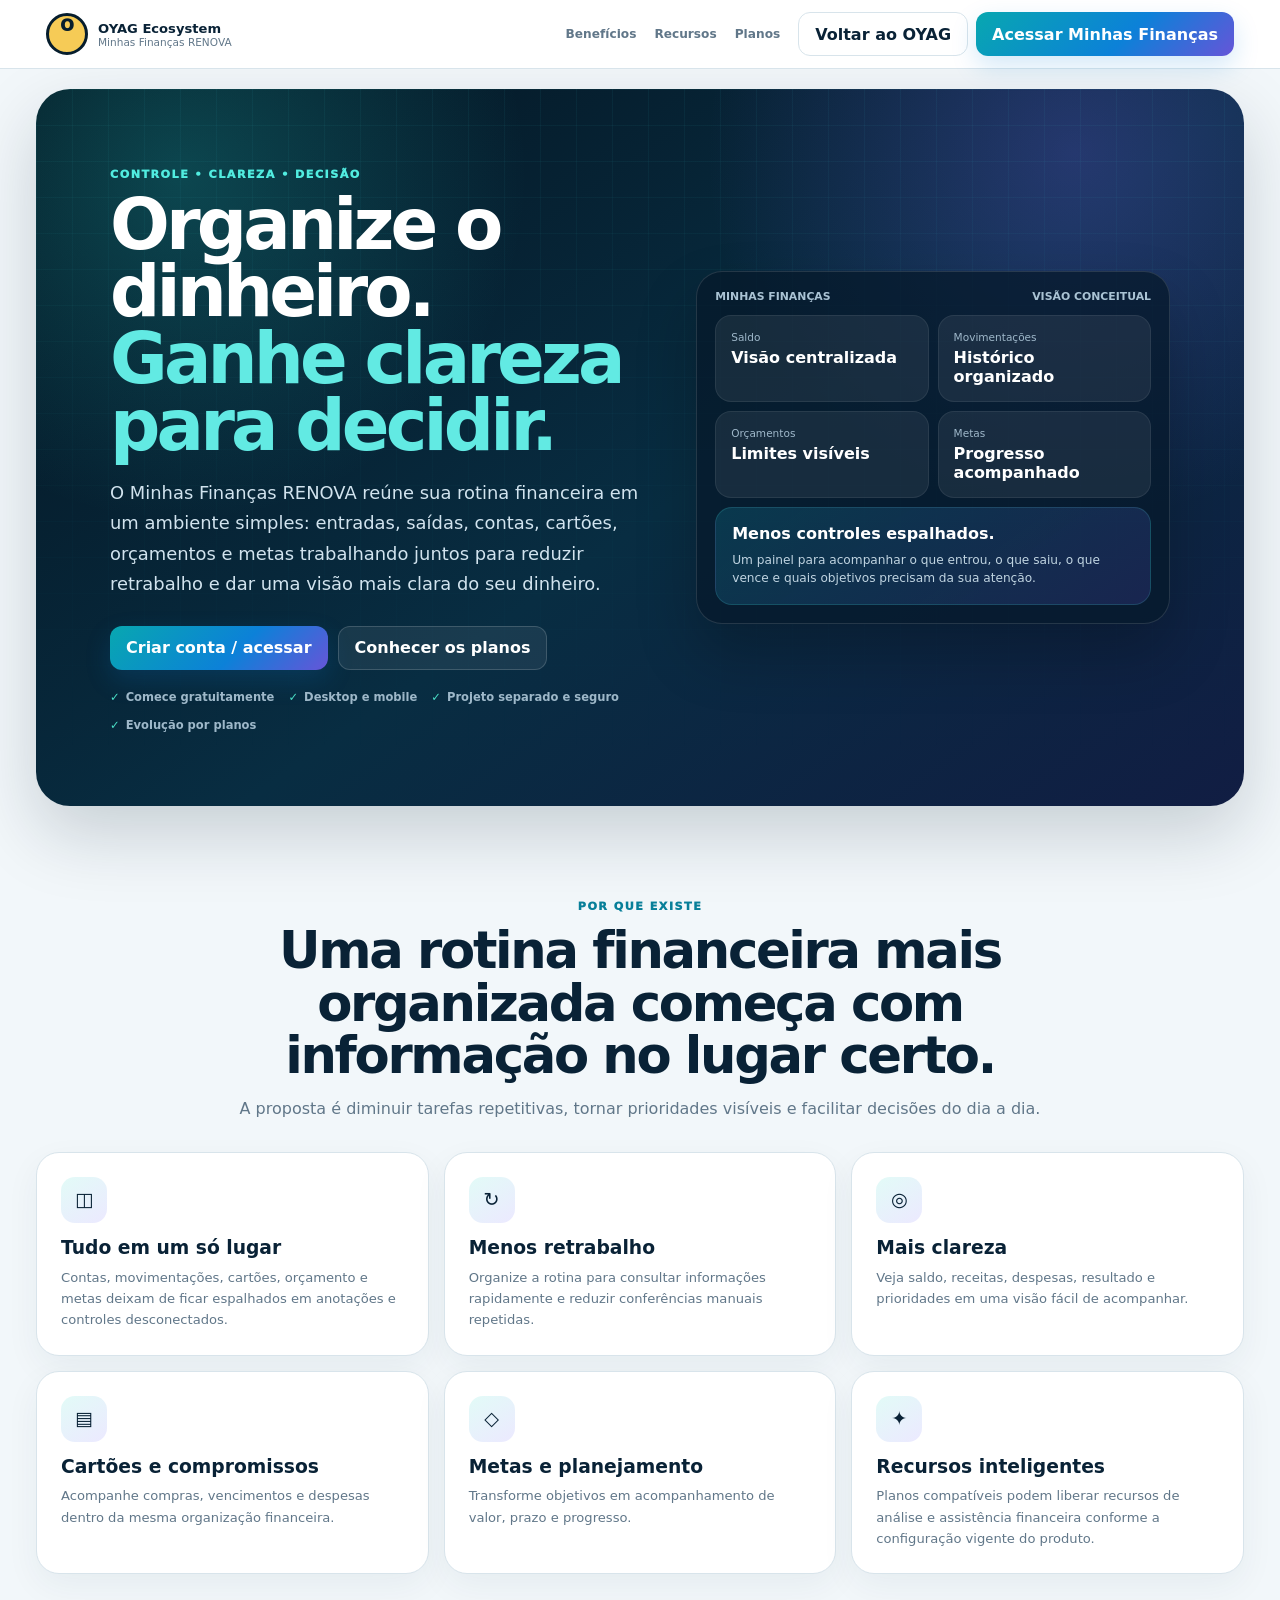
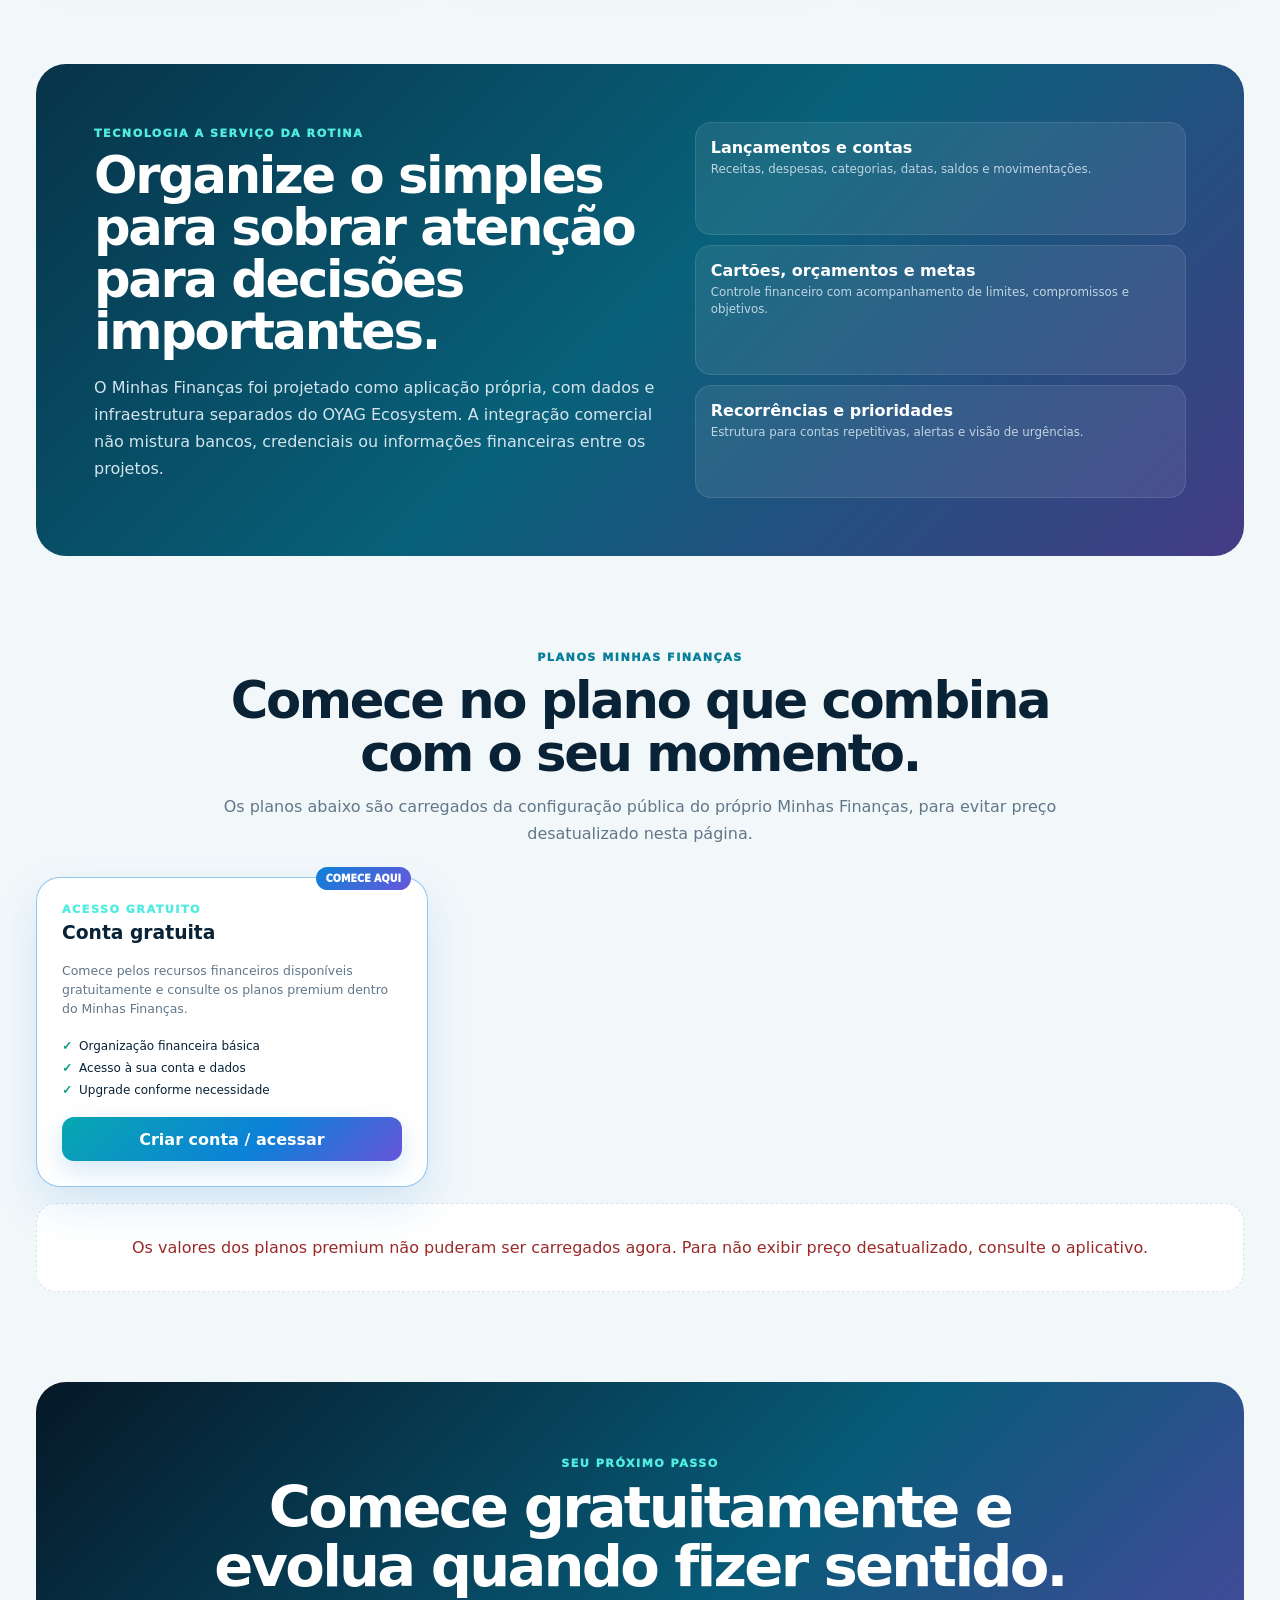
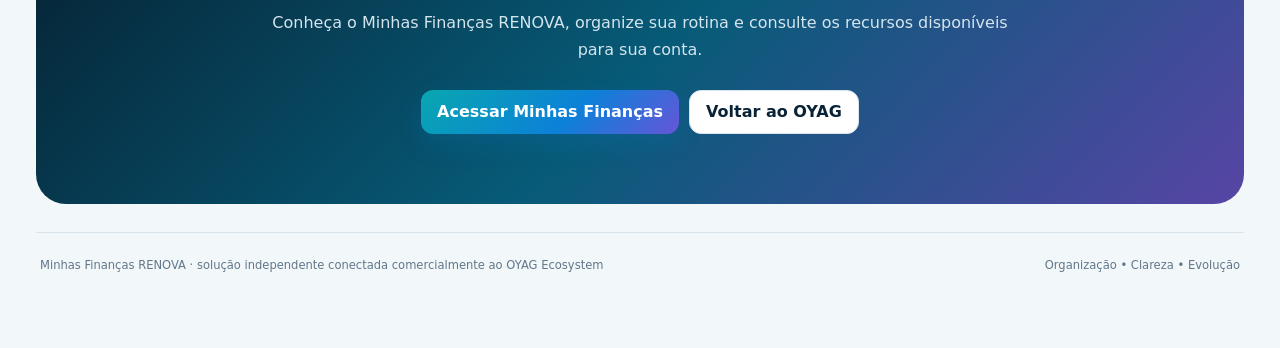
<file: minhas-financas.html>
<!doctype html><html lang="pt-BR"><head><meta charset="utf-8"><meta http-equiv="Cache-Control" content="no-cache, no-store, must-revalidate"><meta name="viewport" content="width=device-width,initial-scale=1"><meta name="robots" content="index,follow"><meta name="description" content="Conheça o Minhas Finanças RENOVA: organização financeira, contas, cartões, orçamentos, metas e recursos inteligentes."><title>Minhas Finanças · OYAG Ecosystem</title><link rel="stylesheet" href="./sales-pages.css?v=sales01"></head><body>
<header class="sales-top"><a class="sales-brand" href="./desktop/"><span class="sales-mark">O</span><span><strong>OYAG Ecosystem</strong><small>Minhas Finanças RENOVA</small></span></a><nav class="sales-nav"><a href="#beneficios">Benefícios</a><a href="#recursos">Recursos</a><a href="#planos">Planos</a></nav><div class="sales-actions"><a class="sales-btn" href="./desktop/">Voltar ao OYAG</a><a class="sales-btn primary" href="https://minhasfinancas.servicosgold.com.br/">Acessar Minhas Finanças</a></div></header>
<main class="sales-main">
<section class="sales-hero"><div class="sales-copy"><span class="sales-eyebrow">CONTROLE • CLAREZA • DECISÃO</span><h1>Organize o dinheiro. <em>Ganhe clareza para decidir.</em></h1><p class="sales-lead">O Minhas Finanças RENOVA reúne sua rotina financeira em um ambiente simples: entradas, saídas, contas, cartões, orçamentos e metas trabalhando juntos para reduzir retrabalho e dar uma visão mais clara do seu dinheiro.</p><div class="sales-hero-actions"><a class="sales-btn primary" href="https://minhasfinancas.servicosgold.com.br/">Criar conta / acessar</a><a class="sales-btn" href="#planos">Conhecer os planos</a></div><div class="sales-trust"><span>Comece gratuitamente</span><span>Desktop e mobile</span><span>Projeto separado e seguro</span><span>Evolução por planos</span></div></div><div class="sales-visual"><div class="visual-head"><span>MINHAS FINANÇAS</span><span>VISÃO CONCEITUAL</span></div><div class="visual-grid"><div class="visual-card"><span>Saldo</span><strong>Visão centralizada</strong></div><div class="visual-card"><span>Movimentações</span><strong>Histórico organizado</strong></div><div class="visual-card"><span>Orçamentos</span><strong>Limites visíveis</strong></div><div class="visual-card"><span>Metas</span><strong>Progresso acompanhado</strong></div></div><div class="visual-note"><strong>Menos controles espalhados.</strong><p>Um painel para acompanhar o que entrou, o que saiu, o que vence e quais objetivos precisam da sua atenção.</p></div></div></section>
<section class="sales-section" id="beneficios"><div class="sales-section-head"><span class="sales-eyebrow">POR QUE EXISTE</span><h2>Uma rotina financeira mais organizada começa com informação no lugar certo.</h2><p>A proposta é diminuir tarefas repetitivas, tornar prioridades visíveis e facilitar decisões do dia a dia.</p></div><div class="sales-grid"><article class="sales-card"><div class="icon">◫</div><h3>Tudo em um só lugar</h3><p>Contas, movimentações, cartões, orçamento e metas deixam de ficar espalhados em anotações e controles desconectados.</p></article><article class="sales-card"><div class="icon">↻</div><h3>Menos retrabalho</h3><p>Organize a rotina para consultar informações rapidamente e reduzir conferências manuais repetidas.</p></article><article class="sales-card"><div class="icon">◎</div><h3>Mais clareza</h3><p>Veja saldo, receitas, despesas, resultado e prioridades em uma visão fácil de acompanhar.</p></article><article class="sales-card"><div class="icon">▤</div><h3>Cartões e compromissos</h3><p>Acompanhe compras, vencimentos e despesas dentro da mesma organização financeira.</p></article><article class="sales-card"><div class="icon">◇</div><h3>Metas e planejamento</h3><p>Transforme objetivos em acompanhamento de valor, prazo e progresso.</p></article><article class="sales-card"><div class="icon">✦</div><h3>Recursos inteligentes</h3><p>Planos compatíveis podem liberar recursos de análise e assistência financeira conforme a configuração vigente do produto.</p></article></div></section>
<section class="sales-band" id="recursos"><div><span class="sales-eyebrow">TECNOLOGIA A SERVIÇO DA ROTINA</span><h2>Organize o simples para sobrar atenção para decisões importantes.</h2><p>O Minhas Finanças foi projetado como aplicação própria, com dados e infraestrutura separados do OYAG Ecosystem. A integração comercial não mistura bancos, credenciais ou informações financeiras entre os projetos.</p></div><div class="band-points"><div class="band-point"><b>Lançamentos e contas</b><span>Receitas, despesas, categorias, datas, saldos e movimentações.</span></div><div class="band-point"><b>Cartões, orçamentos e metas</b><span>Controle financeiro com acompanhamento de limites, compromissos e objetivos.</span></div><div class="band-point"><b>Recorrências e prioridades</b><span>Estrutura para contas repetitivas, alertas e visão de urgências.</span></div></div></section>
<section class="sales-section" id="planos"><div class="sales-section-head"><span class="sales-eyebrow">PLANOS MINHAS FINANÇAS</span><h2>Comece no plano que combina com o seu momento.</h2><p>Os planos abaixo são carregados da configuração pública do próprio Minhas Finanças, para evitar preço desatualizado nesta página.</p></div><div id="mfPlans" class="plans-grid"><div class="sales-status">Carregando planos atuais…</div></div></section>
<section class="sales-cta"><span class="sales-eyebrow">SEU PRÓXIMO PASSO</span><h2>Comece gratuitamente e evolua quando fizer sentido.</h2><p>Conheça o Minhas Finanças RENOVA, organize sua rotina e consulte os recursos disponíveis para sua conta.</p><div class="sales-hero-actions"><a class="sales-btn primary" href="https://minhasfinancas.servicosgold.com.br/">Acessar Minhas Finanças</a><a class="sales-btn" href="./desktop/">Voltar ao OYAG</a></div></section>
<footer class="sales-footer"><span>Minhas Finanças RENOVA · solução independente conectada comercialmente ao OYAG Ecosystem</span><span>Organização • Clareza • Evolução</span></footer>
</main><script src="./minhas-financas-sales.js?v=sales01"></script></body></html>
</file>
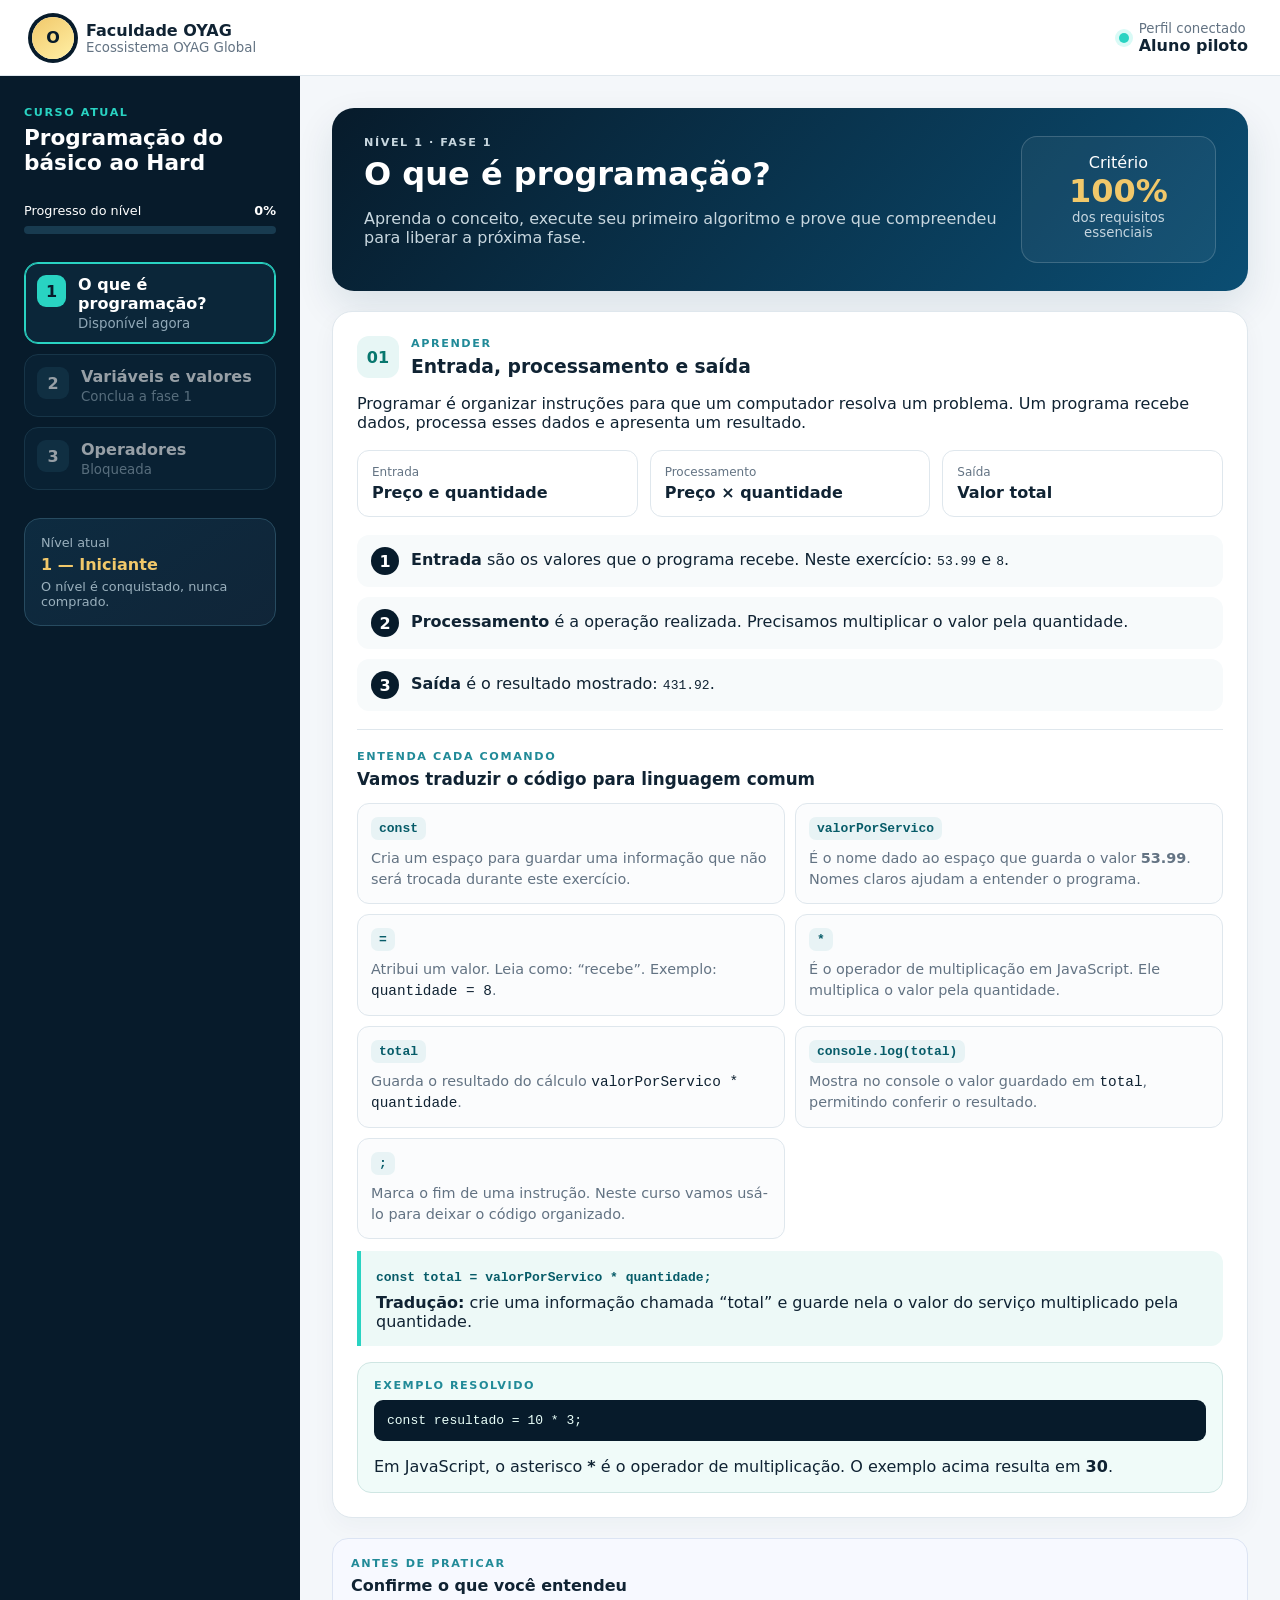
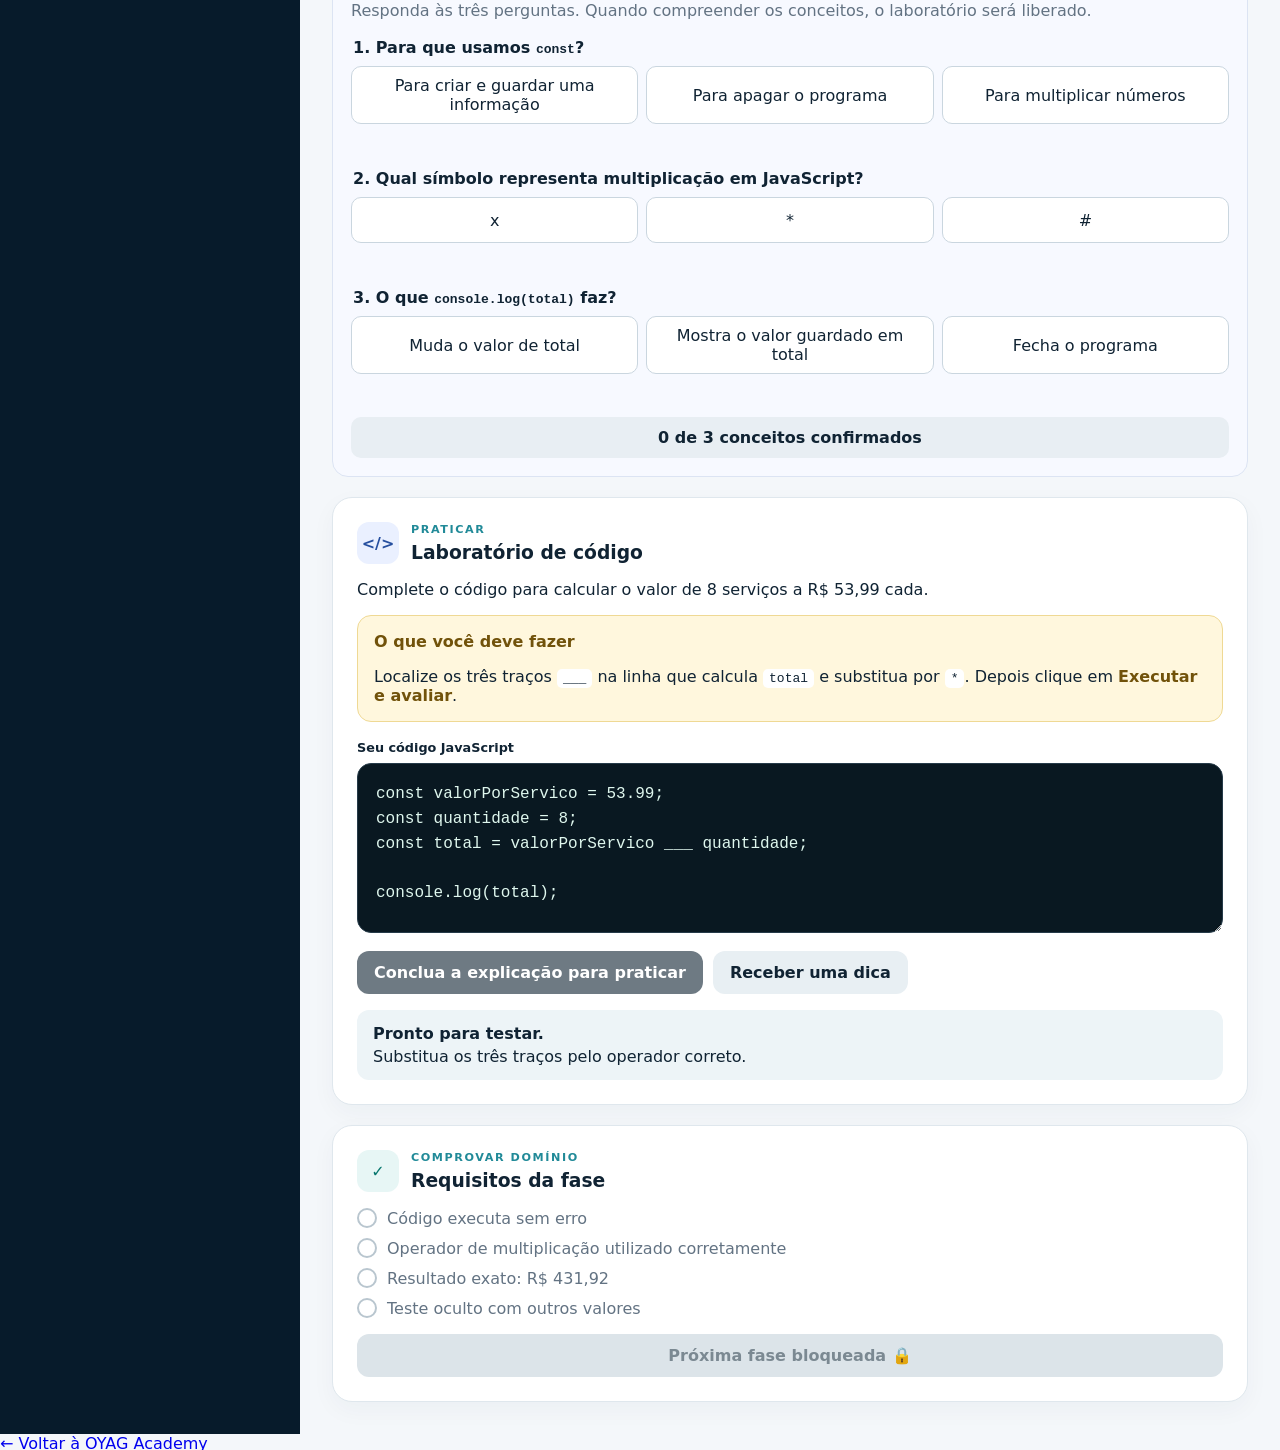
<file: faculdade/aula-demo.html>
<!doctype html>
<html lang="pt-BR">
<head>
  <meta charset="utf-8">
  <meta name="viewport" content="width=device-width,initial-scale=1">
  <title>Faculdade OYAG</title>
  <link rel="stylesheet" href="./styles.css">
</head>
<body>
  <header class="topbar">
    <a class="brand" href="../desktop/" aria-label="Voltar ao OYAG Ecosystem">
      <span class="brand-mark">O</span>
      <span><strong>Faculdade OYAG</strong><small>Ecossistema OYAG Global</small></span>
    </a>
    <div class="student"><span class="status-dot"></span><span><small>Perfil conectado</small><strong>Aluno piloto</strong></span></div>
  </header>
  <main id="inicio" class="layout">
    <aside class="sidebar">
      <p class="eyebrow">Curso atual</p><h1>Programação do básico ao Hard</h1>
      <div class="progress-label"><span>Progresso do nível</span><strong id="progressText">0%</strong></div>
      <div class="progress"><span id="progressBar"></span></div>
      <nav class="phases" aria-label="Fases do curso">
        <button class="phase active" data-phase="1"><span>1</span><div><strong>O que é programação?</strong><small>Disponível agora</small></div></button>
        <button class="phase locked" data-phase="2" disabled><span>2</span><div><strong>Variáveis e valores</strong><small>Conclua a fase 1</small></div></button>
        <button class="phase locked" data-phase="3" disabled><span>3</span><div><strong>Operadores</strong><small>Bloqueada</small></div></button>
      </nav>
      <div class="level-card"><span>Nível atual</span><strong>1 — Iniciante</strong><small>O nível é conquistado, nunca comprado.</small></div>
    </aside>
    <section class="classroom">
      <div class="hero">
        <div><p class="eyebrow">Nível 1 · Fase 1</p><h2>O que é programação?</h2><p>Aprenda o conceito, execute seu primeiro algoritmo e prove que compreendeu para liberar a próxima fase.</p></div>
        <div class="score"><span>Critério</span><strong>100%</strong><small>dos requisitos essenciais</small></div>
      </div>
      <article class="lesson card">
        <div class="card-title"><span class="icon">01</span><div><p class="eyebrow">Aprender</p><h3>Entrada, processamento e saída</h3></div></div>
        <p>Programar é organizar instruções para que um computador resolva um problema. Um programa recebe dados, processa esses dados e apresenta um resultado.</p>
        <div class="concepts"><div><span>Entrada</span><strong>Preço e quantidade</strong></div><div><span>Processamento</span><strong>Preço × quantidade</strong></div><div><span>Saída</span><strong>Valor total</strong></div></div>
        <div class="theory-steps">
          <div><span>1</span><p><strong>Entrada</strong> são os valores que o programa recebe. Neste exercício: <code>53.99</code> e <code>8</code>.</p></div>
          <div><span>2</span><p><strong>Processamento</strong> é a operação realizada. Precisamos multiplicar o valor pela quantidade.</p></div>
          <div><span>3</span><p><strong>Saída</strong> é o resultado mostrado: <code>431.92</code>.</p></div>
        </div>
        <section class="code-explainer">
          <p class="eyebrow">Entenda cada comando</p>
          <h4>Vamos traduzir o código para linguagem comum</h4>
          <div class="command-list">
            <div><code>const</code><p>Cria um espaço para guardar uma informação que não será trocada durante este exercício.</p></div>
            <div><code>valorPorServico</code><p>É o nome dado ao espaço que guarda o valor <strong>53.99</strong>. Nomes claros ajudam a entender o programa.</p></div>
            <div><code>=</code><p>Atribui um valor. Leia como: “recebe”. Exemplo: <code>quantidade = 8</code>.</p></div>
            <div><code>*</code><p>É o operador de multiplicação em JavaScript. Ele multiplica o valor pela quantidade.</p></div>
            <div><code>total</code><p>Guarda o resultado do cálculo <code>valorPorServico * quantidade</code>.</p></div>
            <div><code>console.log(total)</code><p>Mostra no console o valor guardado em <code>total</code>, permitindo conferir o resultado.</p></div>
            <div><code>;</code><p>Marca o fim de uma instrução. Neste curso vamos usá-lo para deixar o código organizado.</p></div>
          </div>
          <div class="translated-code">
            <code>const total = valorPorServico * quantidade;</code>
            <p><strong>Tradução:</strong> crie uma informação chamada “total” e guarde nela o valor do serviço multiplicado pela quantidade.</p>
          </div>
        </section>
        <div class="example-box">
          <p class="eyebrow">Exemplo resolvido</p>
          <code>const resultado = 10 * 3;</code>
          <p>Em JavaScript, o asterisco <strong>*</strong> é o operador de multiplicação. O exemplo acima resulta em <strong>30</strong>.</p>
        </div>
      </article>
        <section class="checkpoint" aria-labelledby="checkpointTitle">
          <p class="eyebrow">Antes de praticar</p>
          <h4 id="checkpointTitle">Confirme o que você entendeu</h4>
          <p>Responda às três perguntas. Quando compreender os conceitos, o laboratório será liberado.</p>
          <fieldset class="question" data-question="const">
            <legend>1. Para que usamos <code>const</code>?</legend>
            <div class="answer-grid"><button type="button" data-correct="true">Para criar e guardar uma informação</button><button type="button" data-correct="false">Para apagar o programa</button><button type="button" data-correct="false">Para multiplicar números</button></div>
            <p class="question-feedback" aria-live="polite"></p>
          </fieldset>
          <fieldset class="question" data-question="multiply">
            <legend>2. Qual símbolo representa multiplicação em JavaScript?</legend>
            <div class="answer-grid"><button type="button" data-correct="false">x</button><button type="button" data-correct="true">*</button><button type="button" data-correct="false">#</button></div>
            <p class="question-feedback" aria-live="polite"></p>
          </fieldset>
          <fieldset class="question" data-question="output">
            <legend>3. O que <code>console.log(total)</code> faz?</legend>
            <div class="answer-grid"><button type="button" data-correct="false">Muda o valor de total</button><button type="button" data-correct="true">Mostra o valor guardado em total</button><button type="button" data-correct="false">Fecha o programa</button></div>
            <p class="question-feedback" aria-live="polite"></p>
          </fieldset>
          <div id="checkpointStatus" class="checkpoint-status">0 de 3 conceitos confirmados</div>
        </section>
      <article class="lab card">
        <div class="card-title"><span class="icon code">&lt;/&gt;</span><div><p class="eyebrow">Praticar</p><h3>Laboratório de código</h3></div></div>
        <p>Complete o código para calcular o valor de 8 serviços a R$ 53,99 cada.</p>
        <div class="instruction-box">
          <strong>O que você deve fazer</strong>
          <p>Localize os três traços <code>___</code> na linha que calcula <code>total</code> e substitua por <code>*</code>. Depois clique em <strong>Executar e avaliar</strong>.</p>
        </div>
        <label for="codeEditor">Seu código JavaScript</label>
        <textarea id="codeEditor" spellcheck="false">const valorPorServico = 53.99;
const quantidade = 8;
const total = valorPorServico ___ quantidade;

console.log(total);</textarea>
        <div class="lab-actions"><button id="runButton" class="primary">Executar e avaliar</button><button id="hintButton" class="secondary">Receber uma dica</button></div>
        <div id="feedback" class="feedback neutral" aria-live="polite"><strong>Pronto para testar.</strong><span>Substitua os três traços pelo operador correto.</span></div>
      </article>
      <article class="requirements card">
        <div class="card-title"><span class="icon">✓</span><div><p class="eyebrow">Comprovar domínio</p><h3>Requisitos da fase</h3></div></div>
        <ul><li id="reqSyntax"><span></span>Código executa sem erro</li><li id="reqOperator"><span></span>Operador de multiplicação utilizado corretamente</li><li id="reqResult"><span></span>Resultado exato: R$ 431,92</li><li id="reqHidden"><span></span>Teste oculto com outros valores</li></ul>
        <button id="nextButton" class="next" disabled>Próxima fase bloqueada 🔒</button>
      </article>
    </section>
  </main>
  <a class="academy-back" href="./">← Voltar à OYAG Academy</a><script src="./app.js"></script>
</body>
</html>
</file>
<file: styles.css>
:root{--navy:#061b2b;--navy2:#0a3148;--cyan:#26d6c4;--gold:#f4c960;--paper:#f4f8fb;--white:#fff;--ink:#102535;--muted:#607383;--line:#dce7ed}*{box-sizing:border-box}html{scroll-behavior:smooth;overflow-x:hidden}body{margin:0;overflow-x:hidden;background:var(--paper);color:var(--ink);font-family:Inter,ui-sans-serif,system-ui,-apple-system,"Segoe UI",sans-serif}a{color:inherit}.topbar{height:70px;padding:0 clamp(18px,5vw,72px);display:flex;align-items:center;justify-content:space-between;gap:24px;background:#fff;border-bottom:1px solid var(--line);position:sticky;top:0;z-index:20}.brand{display:flex;align-items:center;gap:12px;text-decoration:none;min-width:max-content}.brand-mark{width:40px;height:40px;display:grid;place-items:center;border-radius:50%;background:linear-gradient(145deg,var(--gold),#fff0a1);color:var(--navy);font-weight:950;box-shadow:0 0 0 4px var(--navy)}.brand strong,.brand small{display:block}.brand small{font-size:.68rem;color:var(--muted);letter-spacing:.04em}.topbar nav{display:flex;gap:26px}.topbar nav a{text-decoration:none;font-size:.88rem;font-weight:750;color:#395060}.header-actions,.hero-actions{display:flex;gap:10px}.button{display:inline-flex;align-items:center;justify-content:center;text-decoration:none;border-radius:11px;padding:11px 17px;font-weight:850;font-size:.88rem;transition:.2s}.button:hover{transform:translateY(-2px)}.primary{background:linear-gradient(135deg,var(--cyan),#6be19a);color:var(--navy);box-shadow:0 9px 24px #21bfa528}.ghost{border:1px solid var(--line);background:#fff}.secondary{background:#fff;color:var(--navy);border:1px solid #cbd9e1}.large{padding:14px 21px}.hero{min-height:540px;padding:52px clamp(20px,6vw,88px);display:grid;grid-template-columns:minmax(0,1.12fr) minmax(360px,.88fr);align-items:center;gap:36px;background:radial-gradient(circle at 80% 20%,#0e5571 0,transparent 30%),linear-gradient(135deg,#051621,#082b40 58%,#063546);color:#fff}.eyebrow{margin:0 0 10px;color:#1cbcaf;font-weight:900;text-transform:uppercase;letter-spacing:.16em;font-size:.72rem}.hero h1{font-size:clamp(2.35rem,4.5vw,4.2rem);line-height:.98;letter-spacing:-.055em;margin:0;max-width:850px}.lead{max-width:720px;color:#c7d6df;font-size:clamp(1rem,1.6vw,1.2rem);line-height:1.65;margin:24px 0 30px}.trust-list{display:flex;flex-wrap:wrap;gap:18px;list-style:none;padding:0;margin:25px 0 0;color:#b9ccd6;font-size:.85rem}.trust-list li:before{content:"✓";color:var(--cyan);font-weight:900;margin-right:7px}.hero-panel{border:1px solid #ffffff24;border-radius:28px;background:#ffffff0b;padding:26px;box-shadow:0 35px 80px #0005;backdrop-filter:blur(8px)}.orbit{height:285px;border-radius:22px;background:radial-gradient(circle,#164b62,#071d2b 62%);position:relative;overflow:hidden}.orbit:before,.orbit:after{content:"";position:absolute;inset:50%;transform:translate(-50%,-50%);border:1px solid #25d6c45c;border-radius:50%;width:230px;height:230px}.orbit:after{width:150px;height:150px}.core{position:absolute;inset:50% auto auto 50%;transform:translate(-50%,-50%);width:82px;height:82px;border-radius:50%;display:grid;place-items:center;background:linear-gradient(145deg,var(--gold),#fff2a5);color:var(--navy);font-size:2rem;font-weight:950;z-index:2;box-shadow:0 0 35px #f4c96055}.node{position:absolute;background:#0d354a;border:1px solid #ffffff25;border-radius:10px;padding:8px 11px;font-size:.75rem;font-weight:800}.n1{top:15%;left:12%}.n2{top:20%;right:10%}.n3{bottom:18%;left:9%}.n4{bottom:14%;right:10%}.panel-note{display:grid;gap:4px;margin-top:18px}.panel-note span{color:#b9cbd5;font-size:.86rem}.numbers{max-width:1120px;margin:-24px auto 0;padding:20px 30px;border-radius:18px;background:#fff;box-shadow:0 16px 50px #17374917;display:grid;grid-template-columns:repeat(3,1fr);position:relative;z-index:3}.numbers div{display:flex;align-items:center;justify-content:center;gap:12px;padding:8px 20px;border-right:1px solid var(--line)}.numbers div:last-child{border:0}.numbers strong{font-size:1.8rem;color:#08786e}.numbers span{font-size:.82rem;color:var(--muted);max-width:130px}.section{padding:72px clamp(20px,6vw,88px)}.section-heading{max-width:740px;margin-bottom:34px}.section-heading h2,.split h2,.cta h2{font-size:clamp(2rem,4vw,3.4rem);line-height:1.05;letter-spacing:-.04em;margin:0 0 14px}.section-heading>p:last-child,.split>div>p{color:var(--muted);line-height:1.65}.cards{display:grid;grid-template-columns:repeat(4,1fr);gap:16px}.card{min-height:285px;padding:25px;border:1px solid var(--line);border-radius:18px;background:#fff;display:flex;flex-direction:column}.card.featured{background:linear-gradient(145deg,#09263a,#0a4357);color:#fff;border-color:#0b4e63}.tag{align-self:flex-start;border-radius:99px;padding:6px 9px;background:#dff8f4;color:#07766c;font-size:.68rem;font-weight:900;text-transform:uppercase;letter-spacing:.1em}.card h3{font-size:1.3rem;margin:20px 0 10px}.card p{line-height:1.55;color:var(--muted);font-size:.9rem}.card.featured p{color:#c4d5de}.card a{margin-top:auto;text-decoration:none;font-weight:850;color:#08786e}.card.featured a{color:var(--gold)}.dark{background:var(--navy);color:#fff}.dark .section-heading{margin-bottom:40px}.steps{display:grid;grid-template-columns:repeat(3,1fr);gap:16px}.steps article{padding:25px;border:1px solid #ffffff1f;border-radius:18px;background:#ffffff0a}.steps span{color:var(--gold);font-weight:950}.steps p{color:#b8cad4;line-height:1.6}.split{display:grid;grid-template-columns:1.15fr .85fr;gap:70px;align-items:center}.split>div>p{margin-bottom:26px}.learning-card{padding:28px;border-radius:22px;background:linear-gradient(145deg,#09283b,#0a4054);color:#fff;box-shadow:0 24px 60px #09283b2d}.learning-card>span,.learning-card>strong{display:block}.learning-card>span{color:var(--cyan);font-size:.73rem;text-transform:uppercase;font-weight:900;letter-spacing:.12em}.learning-card>strong{font-size:1.35rem;margin:6px 0 20px}.progress{height:8px;border-radius:99px;background:#173e51;overflow:hidden}.progress i{display:block;width:55%;height:100%;background:linear-gradient(90deg,var(--gold),var(--cyan))}.learning-card ul{list-style:none;padding:0;margin:20px 0 0;display:grid;gap:12px}.learning-card li{color:#89a3b2}.learning-card li:before{content:"○";margin-right:9px}.learning-card li.done{color:#fff}.learning-card li.done:before{content:"✓";color:var(--cyan)}.cta{text-align:center;background:linear-gradient(135deg,#e8faf7,#fff8de);padding:68px 20px}.cta p{max-width:620px;margin:0 auto 25px;color:var(--muted)}.cta>div{display:flex;gap:10px;justify-content:center;flex-wrap:wrap}.cta small{display:block;margin-top:18px;color:#72838e}footer{background:#03131e;color:#fff;padding:34px clamp(20px,7vw,110px);display:flex;justify-content:space-between;align-items:center;gap:30px}footer p{color:#91a7b4;max-width:420px;text-align:right;font-size:.85rem}@media(max-width:980px){
.topbar nav{display:none}
.hero{grid-template-columns:minmax(0,1fr) minmax(260px,.86fr);gap:24px;padding:48px 24px;min-height:560px}
.hero h1{font-size:clamp(2rem,5vw,3.35rem)}
.hero-panel{max-width:none;padding:18px}
.orbit{height:270px}
.cards{grid-template-columns:repeat(2,1fr)}
.split{grid-template-columns:1fr}
.steps{grid-template-columns:1fr}
}body.oyag-real-mobile .topbar{height:70px;padding:0 14px}
body.oyag-real-mobile .brand small,
body.oyag-real-mobile .header-actions .ghost{display:none}
body.oyag-real-mobile .header-actions .button{padding:10px 12px;font-size:.76rem}
body.oyag-real-mobile .hero{padding:44px 18px 70px;grid-template-columns:1fr;gap:36px;min-height:auto}
body.oyag-real-mobile .hero h1{font-size:2.65rem}
body.oyag-real-mobile .hero-actions{display:grid}
body.oyag-real-mobile .hero-panel{padding:12px}
body.oyag-real-mobile .orbit{height:260px}
body.oyag-real-mobile .numbers{margin:0;border-radius:0;grid-template-columns:1fr;padding:15px}
body.oyag-real-mobile .numbers div{border-right:0;border-bottom:1px solid var(--line);justify-content:flex-start}
body.oyag-real-mobile .section{padding:65px 18px}
body.oyag-real-mobile .cards{grid-template-columns:1fr}
body.oyag-real-mobile .steps{grid-template-columns:1fr}
body.oyag-real-mobile .split{gap:35px}
body.oyag-real-mobile .cta{padding:65px 18px}
body.oyag-real-mobile footer{display:grid}
body.oyag-real-mobile footer p{text-align:left}

/* Movimento leve e acessível */
@keyframes oyagRise{from{opacity:0;transform:translateY(18px)}to{opacity:1;transform:translateY(0)}}
@keyframes oyagReveal{from{opacity:0;transform:scale(.985)}to{opacity:1;transform:scale(1)}}
@keyframes oyagPulse{0%,100%{box-shadow:0 0 30px #f4c9603d}50%{box-shadow:0 0 46px #26d6c46b}}
@keyframes oyagOrbit{from{transform:translate(-50%,-50%) rotate(0deg)}to{transform:translate(-50%,-50%) rotate(360deg)}}

.hero-copy{animation:oyagRise .65s cubic-bezier(.2,.7,.2,1) both}
.hero-panel{animation:oyagReveal .7s .12s cubic-bezier(.2,.7,.2,1) both}
.numbers{animation:oyagRise .55s .22s cubic-bezier(.2,.7,.2,1) both}
.core{animation:oyagPulse 3.6s ease-in-out infinite}
.orbit:before{animation:oyagOrbit 24s linear infinite}
.card,.steps article,.learning-card{transition:transform .22s ease,box-shadow .22s ease,border-color .22s ease}
.card:hover,.steps article:hover{transform:translateY(-5px);box-shadow:0 16px 35px #082b4018;border-color:#26bdae70}
.learning-card:hover{transform:translateY(-4px);box-shadow:0 30px 70px #09283b3b}
.topbar nav a{position:relative;transition:color .18s ease}
.topbar nav a:after{content:"";position:absolute;left:0;right:100%;bottom:-7px;height:2px;background:var(--cyan);transition:right .2s ease}
.topbar nav a:hover{color:#08786e}.topbar nav a:hover:after{right:0}
.button{will-change:transform}.button:active{transform:translateY(0) scale(.98)}
.card a span{display:inline-block;transition:transform .18s ease}.card a:hover span{transform:translateX(4px)}

@media(prefers-reduced-motion:reduce){
 html{scroll-behavior:auto}
 *,*:before,*:after{animation-duration:.01ms!important;animation-iteration-count:1!important;transition-duration:.01ms!important;scroll-behavior:auto!important}
}

/* Homologação OYAG: identificação visual explícita */
.homolog-badge{position:fixed;right:14px;bottom:14px;z-index:999999;padding:9px 12px;border-radius:10px;background:#fff;color:#061b2b;border:2px solid #f4c960;font-size:.72rem;font-weight:900;letter-spacing:.05em;box-shadow:0 8px 30px #0003}


/* ===== OYAG LIGHT + DARK THEMES · 2026-09-19 ===== */
:root{
  --oyag-blue:#2ea7ff;
  --oyag-blue-strong:#1677ff;
  --oyag-gold:#f4c960;
  --oyag-purple:#7a5cff;
  color-scheme:light;
}
html[data-theme="dark"]{color-scheme:dark}
html[data-theme="light"]{color-scheme:light}

.theme-toggle{
  min-height:42px;padding:0 14px;border:1px solid rgba(22,119,255,.22);border-radius:999px;
  display:inline-flex;align-items:center;justify-content:center;gap:8px;
  background:rgba(255,255,255,.9);color:#102535;font:800 .86rem/1 Inter,system-ui,sans-serif;
  box-shadow:0 8px 24px rgba(6,27,43,.08);cursor:pointer;transition:.2s ease;
}
.theme-toggle:hover{transform:translateY(-1px);border-color:var(--oyag-blue);box-shadow:0 10px 28px rgba(22,119,255,.15)}
.theme-toggle:focus-visible{outline:3px solid rgba(46,167,255,.32);outline-offset:3px}
.theme-toggle>span:first-child{font-size:1.05rem}

/* Azul tecnológico substitui o antigo verde como cor funcional. */
.eyebrow,.hero .eyebrow,.section-kicker{color:var(--oyag-blue)!important}
.btn-primary,.cta-primary{background:linear-gradient(135deg,var(--oyag-blue),var(--oyag-purple))!important;color:#fff!important}
.checks i,.check-list i{color:var(--oyag-blue)!important}
.orbit,.orbit::before,.orbit::after{border-color:rgba(46,167,255,.28)!important}

html[data-theme="dark"] body{background:#030914;color:#eaf2ff}
html[data-theme="dark"] .topbar{background:rgba(3,9,20,.94);border-color:rgba(82,145,214,.18);backdrop-filter:blur(18px)}
html[data-theme="dark"] .brand strong,html[data-theme="dark"] .nav a{color:#eef5ff}
html[data-theme="dark"] .brand small{color:#8ea6bf}
html[data-theme="dark"] .theme-toggle{background:#0b1829;color:#eaf2ff;border-color:rgba(46,167,255,.34);box-shadow:none}
html[data-theme="dark"] .hero{background:
  radial-gradient(circle at 80% 18%,rgba(46,167,255,.18),transparent 34%),
  radial-gradient(circle at 20% 80%,rgba(122,92,255,.13),transparent 36%),
  linear-gradient(145deg,#020812,#071a2c)!important}
html[data-theme="dark"] .section,
html[data-theme="dark"] .solutions,
html[data-theme="dark"] .how,
html[data-theme="dark"] .audience,
html[data-theme="dark"] .trust,
html[data-theme="dark"] footer{background:#030914;color:#eaf2ff}
html[data-theme="dark"] .card,
html[data-theme="dark"] .solution-card,
html[data-theme="dark"] .step,
html[data-theme="dark"] .audience-card,
html[data-theme="dark"] .trust-card{background:#091728!important;color:#eaf2ff!important;border-color:rgba(82,145,214,.2)!important;box-shadow:0 18px 54px rgba(0,0,0,.24)}
html[data-theme="dark"] p,
html[data-theme="dark"] .muted,
html[data-theme="dark"] .section p,
html[data-theme="dark"] .card p{color:#a9bbce}
html[data-theme="dark"] .btn-secondary{background:#f7fbff;color:#061b2b;border-color:#f7fbff}
html[data-theme="dark"] .final-cta{background:linear-gradient(135deg,#08192c,#0b2740)!important}
html[data-theme="dark"] .brand-mark{box-shadow:0 0 0 3px #132c47,0 0 24px rgba(244,201,96,.22)}


/* Tema claro integral da página pública */
html[data-theme="light"] .hero{
  background:
    radial-gradient(circle at 82% 16%,rgba(46,167,255,.18),transparent 34%),
    radial-gradient(circle at 18% 84%,rgba(244,201,96,.17),transparent 30%),
    linear-gradient(145deg,#f7fbff,#e9f3fb)!important;
  color:#102535!important
}
html[data-theme="light"] .hero h1,
html[data-theme="light"] .hero h2{color:#0b2438!important}
html[data-theme="light"] .hero p{color:#516b7e!important}
html[data-theme="light"] .hero-visual,
html[data-theme="light"] .ecosystem-map{background:rgba(255,255,255,.72)!important;border-color:rgba(22,119,255,.16)!important;box-shadow:0 20px 58px rgba(13,39,64,.12)}
html[data-theme="light"] .orbit-label{background:#fff!important;color:#17334a!important;border-color:#d7e4ec!important}
html[data-theme="light"] .final-cta{background:linear-gradient(135deg,#0b3154,#104c75)!important;color:#fff}
html[data-theme="light"] .final-cta p{color:#d7e8f5!important}


/* ===== OYAG OFFICIAL BRAND · 2026-09-20 ===== */
img.brand-mark.oyag-brand-symbol{width:44px;height:44px;border-radius:14px;object-fit:contain;background:transparent;box-shadow:0 8px 24px rgba(8,31,51,.16)}
.core img{width:100%;height:100%;display:block;border-radius:50%;transform:scale(1.18)}
footer img.brand-mark.oyag-brand-symbol{width:42px;height:42px}
@media(max-width:680px){img.brand-mark.oyag-brand-symbol{width:42px;height:42px}.core img{transform:scale(1.12)}}


/* Approved Dark 2 emblem */
img.oyag-brand-symbol{object-fit:contain!important;background:transparent!important}
.core img{border-radius:0!important;filter:drop-shadow(0 0 16px rgba(46,167,255,.35))}


/* OYAG live contrast standard v1 */
/* Toda superfície escura deve usar texto claro. */
.hero,.hero-panel,.card.featured,.dark,.dark article,.learning-card,footer{color:#fff}
.hero h1,.hero h2,.hero h3,.hero strong,.hero-panel strong,.hero-panel h3,
.card.featured h3,.card.featured strong,.dark h2,.dark h3,.dark strong,
.learning-card h2,.learning-card h3,.learning-card strong,footer strong{color:#fff!important}
.hero .lead,.hero .trust-list,.hero .panel-note span,.hero-panel p,.hero-panel small,
.card.featured p,.card.featured small,.dark p,.dark small,.steps p,
.learning-card p,.learning-card small,.learning-card li,footer p,footer small{color:#dceaf1!important}
.card.featured .tag{background:#dff8f4!important;color:#075f57!important}
.card.featured a{color:#ffe37c!important}.card.featured a:hover{color:#fff!important}
.panel-note{padding:13px 14px;border-radius:13px;background:rgba(1,13,22,.38);border:1px solid rgba(255,255,255,.16)}
.hero-panel{border-color:rgba(255,255,255,.24)}
@media(prefers-contrast:more){.hero p,.hero span,.card.featured p,.dark p,.learning-card li,footer p{color:#fff!important}}
</file>
<file: faculdade/styles.css>
:root{--navy:#071b2b;--blue:#0b4e73;--cyan:#29d3c2;--gold:#f1c86a;--paper:#f4f7fa;--ink:#102333;--muted:#637383;--line:#dfe7ed;--success:#138a62;--danger:#b43a4b}*{box-sizing:border-box}body{margin:0;font-family:Inter,ui-sans-serif,system-ui,-apple-system,Segoe UI,sans-serif;background:var(--paper);color:var(--ink)}button,textarea{font:inherit}.topbar{height:76px;background:#fff;border-bottom:1px solid var(--line);display:flex;align-items:center;justify-content:space-between;padding:0 32px;position:sticky;top:0;z-index:10}.brand{display:flex;gap:12px;align-items:center;color:var(--ink);text-decoration:none}.brand-mark{width:42px;height:42px;border-radius:50%;display:grid;place-items:center;background:linear-gradient(145deg,var(--gold),#fff0a6);color:var(--navy);font-weight:900;box-shadow:0 0 0 4px var(--navy)}.brand strong,.student strong{display:block}.brand small,.student small{display:block;color:var(--muted)}.student{display:flex;gap:10px;align-items:center}.status-dot{width:10px;height:10px;border-radius:50%;background:var(--cyan);box-shadow:0 0 0 4px #d9faf6}.layout{min-height:calc(100vh - 76px);display:grid;grid-template-columns:300px 1fr}.sidebar{background:var(--navy);color:#fff;padding:30px 24px}.eyebrow{text-transform:uppercase;letter-spacing:.14em;font-size:.7rem;font-weight:800;color:#218a98;margin:0 0 6px}.sidebar .eyebrow{color:var(--cyan)}.sidebar h1{font-size:1.35rem;margin:0 0 28px}.progress-label{display:flex;justify-content:space-between;font-size:.8rem}.progress{height:8px;background:#183b50;border-radius:10px;margin:8px 0 28px;overflow:hidden}.progress span{display:block;width:0;height:100%;background:linear-gradient(90deg,var(--gold),var(--cyan));transition:.4s}.phases{display:grid;gap:10px}.phase{width:100%;display:flex;gap:12px;text-align:left;border:1px solid #24495e;border-radius:14px;padding:12px;background:#0b2639;color:#fff}.phase>span{width:32px;height:32px;border-radius:9px;display:grid;place-items:center;background:#173e54;font-weight:800}.phase strong,.phase small{display:block}.phase small{color:#91a8b7;margin-top:3px}.phase.active{border-color:var(--cyan);box-shadow:0 0 0 1px var(--cyan) inset}.phase.active>span{background:var(--cyan);color:var(--navy)}.phase.locked{opacity:.58}.level-card{margin-top:28px;border:1px solid #274b60;border-radius:16px;padding:16px;background:linear-gradient(145deg,#0d2b40,#102538)}.level-card span,.level-card small,.level-card strong{display:block}.level-card span,.level-card small{color:#9ab0bd;font-size:.8rem}.level-card strong{color:var(--gold);margin:5px 0}.classroom{padding:32px;max-width:1050px;width:100%;margin:auto}.hero{background:linear-gradient(130deg,var(--navy),var(--blue));color:#fff;border-radius:22px;padding:28px 32px;display:flex;justify-content:space-between;gap:24px;box-shadow:0 16px 38px #0b35501c}.hero h2{font-size:2rem;margin:4px 0 10px}.hero p{max-width:650px;color:#c8d7df}.score{min-width:150px;border:1px solid #ffffff2c;border-radius:16px;padding:16px;text-align:center;background:#ffffff0c}.score span,.score small,.score strong{display:block}.score strong{font-size:2rem;color:var(--gold)}.score small{color:#c5d5df}.card{background:#fff;border:1px solid var(--line);border-radius:20px;padding:24px;margin-top:20px;box-shadow:0 8px 24px #1732480a}.card-title{display:flex;align-items:center;gap:12px}.card-title h3{margin:0}.icon{width:42px;height:42px;border-radius:12px;background:#e7f6f5;display:grid;place-items:center;color:#08776e;font-weight:900}.icon.code{background:#eaf0ff;color:#264f9f}.concepts{display:grid;grid-template-columns:repeat(3,1fr);gap:12px;margin-top:18px}.concepts div{border:1px solid var(--line);padding:14px;border-radius:12px}.concepts span,.concepts strong{display:block}.concepts span{font-size:.75rem;color:var(--muted);margin-bottom:4px}label{display:block;font-size:.8rem;font-weight:800;margin:18px 0 8px}textarea{width:100%;min-height:170px;resize:vertical;border:1px solid #263b49;border-radius:14px;padding:18px;background:#091821;color:#dff7ee;font-family:ui-monospace,SFMono-Regular,Consolas,monospace;line-height:1.55}.lab-actions{display:flex;gap:10px;margin-top:14px}button{cursor:pointer}.primary,.secondary,.next{border:0;border-radius:12px;padding:12px 17px;font-weight:800}.primary{background:var(--navy);color:#fff}.secondary{background:#e8eff3;color:var(--ink)}.feedback{display:grid;gap:4px;margin-top:16px;padding:14px 16px;border-radius:12px}.feedback.neutral{background:#edf4f7}.feedback.success{background:#e3f8ef;color:#086b4b}.feedback.error{background:#fdebed;color:#8c2736}.requirements ul{list-style:none;padding:0;display:grid;gap:10px}.requirements li{display:flex;gap:10px;align-items:center;color:var(--muted)}.requirements li span{width:20px;height:20px;border:2px solid #b9c6cf;border-radius:50%}.requirements li.done{color:var(--success);font-weight:700}.requirements li.done span{background:var(--success);border-color:var(--success);box-shadow:inset 0 0 0 4px #fff}.next{width:100%;background:#dce4e9;color:#7b8992}.next.unlocked{background:linear-gradient(90deg,var(--cyan),#64df9a);color:var(--navy)}@media(max-width:800px){.topbar{padding:0 16px}.student{display:none}.layout{grid-template-columns:1fr}.sidebar{padding:22px}.classroom{padding:18px}.hero{display:block}.score{margin-top:18px}.concepts{grid-template-columns:1fr}.lab-actions{display:grid}}
.theory-steps{display:grid;gap:10px;margin-top:18px}.theory-steps>div{display:flex;gap:12px;align-items:flex-start;padding:12px 14px;background:#f7fafb;border-radius:12px}.theory-steps span{flex:0 0 28px;height:28px;border-radius:50%;display:grid;place-items:center;background:var(--navy);color:#fff;font-weight:800}.theory-steps p{margin:3px 0}.example-box,.instruction-box{margin-top:16px;border-radius:14px;padding:16px}.example-box{border:1px solid #cfe6e3;background:#f0fbf9}.example-box>code{display:block;background:var(--navy);color:#e9fff9;padding:13px;border-radius:9px;margin:8px 0}.example-box p:last-child,.instruction-box p{margin-bottom:0}.instruction-box{background:#fff7dd;border:1px solid #efd994}.instruction-box strong{color:#71520a}.instruction-box code{background:#fff;padding:2px 6px;border-radius:5px}

.code-explainer{margin-top:18px;border-top:1px solid var(--line);padding-top:20px}.code-explainer h4{margin:2px 0 14px;font-size:1.05rem}.command-list{display:grid;grid-template-columns:repeat(2,minmax(0,1fr));gap:10px}.command-list>div{border:1px solid var(--line);border-radius:12px;padding:13px;background:#fbfcfd}.command-list>div>code{display:inline-block;background:#e8f3f5;color:#075c69;padding:4px 8px;border-radius:7px;font-weight:800}.command-list p{margin:8px 0 0;color:var(--muted);font-size:.9rem;line-height:1.45}.command-list p code{color:var(--ink)}.translated-code{margin-top:12px;padding:15px;border-left:4px solid var(--cyan);background:#edf9f7;border-radius:0 12px 12px 0}.translated-code>code{font-weight:800;color:#075c69}.translated-code p{margin:8px 0 0}@media(max-width:650px){.command-list{grid-template-columns:1fr}}

.checkpoint{margin-top:20px;padding:18px;border-radius:16px;background:#f7f9ff;border:1px solid #dce4f3}
.checkpoint h4{margin:2px 0 6px}
.checkpoint>p:not(.eyebrow){margin-top:0;color:var(--muted)}
.question{border:0;padding:0;margin:18px 0 0}
.question legend{font-weight:800;margin-bottom:9px}
.answer-grid{display:grid;grid-template-columns:repeat(3,minmax(0,1fr));gap:8px}
.answer-grid button{min-height:46px;border:1px solid #cad6df;background:#fff;border-radius:10px;padding:9px;color:var(--ink)}
.answer-grid button:hover{border-color:var(--blue);background:#f2f8fb}
.answer-grid button.correct{border-color:var(--success);background:#e3f8ef;color:#086b4b;font-weight:800}
.answer-grid button.incorrect{border-color:var(--danger);background:#fdebed;color:#8c2736}
.question-feedback{min-height:20px;margin:7px 0 0;font-size:.86rem}
.question-feedback.ok{color:var(--success);font-weight:700}
.question-feedback.try{color:var(--danger)}
.checkpoint-status{margin-top:16px;padding:11px;border-radius:10px;text-align:center;background:#e8eef3;font-weight:800}
.checkpoint-status.complete{background:#daf7eb;color:#086b4b}
.primary:disabled{cursor:not-allowed;opacity:.58}
@media(max-width:700px){.answer-grid{grid-template-columns:1fr}}
</file>
<file: mobile.css>
/* OYAG Mobile — revisão responsiva */
html,body{width:100%;max-width:100%;overflow-x:hidden}
body{min-width:0}
img,video,iframe{max-width:100%;height:auto}
main,.hero,.section,.cta,footer{width:100%;max-width:100%}
.topbar{height:64px;padding:0 12px;gap:10px}
.topbar nav,.brand small,.header-actions .ghost{display:none}
.brand{min-width:0;gap:9px}
.brand strong{font-size:.82rem}
.brand-mark{width:34px;height:34px;box-shadow:0 0 0 3px var(--navy)}
.header-actions{margin-left:auto}
.header-actions .button{padding:9px 10px;font-size:.72rem;white-space:nowrap}
.hero{padding:30px 16px 38px;display:grid;grid-template-columns:minmax(0,1fr);gap:22px;min-height:auto}
.hero-copy,.hero-panel{min-width:0}
.hero h1{font-size:clamp(1.95rem,9vw,2.6rem);line-height:1.02;letter-spacing:-.045em;max-width:none}
.lead{font-size:.97rem;line-height:1.55;margin:18px 0 22px}
.hero-actions{display:grid;grid-template-columns:1fr;gap:9px}
.hero-actions .button{width:100%;min-height:46px}
.trust-list{gap:9px 14px;margin-top:18px;font-size:.76rem}
.hero-panel{padding:10px;border-radius:18px}
.orbit{height:210px;border-radius:14px}
.orbit:before{width:170px;height:170px}.orbit:after{width:110px;height:110px}
.core{width:64px;height:64px;font-size:1.55rem}
.node{padding:6px 8px;font-size:.66rem}
.panel-note{margin-top:12px}.panel-note span{font-size:.76rem}
.numbers{margin:0;border-radius:0;grid-template-columns:1fr;padding:10px 16px;box-shadow:none}
.numbers div{border-right:0;border-bottom:1px solid var(--line);justify-content:flex-start;padding:11px 0}
.numbers div:last-child{border-bottom:0}
.numbers strong{font-size:1.4rem}.numbers span{max-width:none;font-size:.76rem}
.section{padding:44px 16px}
.section-heading{margin-bottom:24px}
.section-heading h2,.split h2,.cta h2{font-size:clamp(1.75rem,7.5vw,2.35rem)}
.cards,.steps,.split{grid-template-columns:minmax(0,1fr)}
.cards,.steps{gap:12px}
.card{min-height:auto;padding:20px}
.card h3{margin:14px 0 8px}
.split{gap:24px}
.learning-card{padding:20px}
.cta{padding:46px 16px}
.cta>div{display:grid;grid-template-columns:1fr;gap:9px}
.cta .button{width:100%}
footer{display:grid;padding:28px 16px;gap:16px}
footer p{text-align:left;margin:0}
@media(max-width:360px){
  .topbar{padding:0 9px}
  .header-actions .button{font-size:.68rem;padding:8px}
  .hero{padding-left:13px;padding-right:13px}
  .section{padding-left:13px;padding-right:13px}
}
</file>
<file: sales-pages.css>
:root{--oyag-bg:#f2f7fa;--oyag-surface:#fff;--oyag-text:#092236;--oyag-muted:#617789;--oyag-line:#d8e4eb;--oyag-navy:#061d2d;--oyag-cyan:#23d6cf;--oyag-blue:#0c81d8;--oyag-gold:#f6cb56;--oyag-purple:#6856db}*{box-sizing:border-box}html{scroll-behavior:smooth}body{margin:0;background:var(--oyag-bg);color:var(--oyag-text);font-family:Inter,ui-sans-serif,system-ui,-apple-system,BlinkMacSystemFont,"Segoe UI",sans-serif}.sales-top{position:sticky;top:0;z-index:50;display:flex;align-items:center;gap:18px;padding:12px clamp(16px,4vw,46px);border-bottom:1px solid var(--oyag-line);background:rgba(255,255,255,.94);backdrop-filter:blur(16px)}.sales-brand{display:flex;align-items:center;gap:10px;text-decoration:none;color:inherit}.sales-mark{display:grid;place-items:center;width:42px;height:42px;border-radius:50%;background:var(--oyag-gold);color:var(--oyag-navy);font-weight:1000;border:3px solid var(--oyag-navy)}.sales-brand span{display:flex;flex-direction:column}.sales-brand strong{font-size:.82rem}.sales-brand small{font-size:.66rem;color:var(--oyag-muted)}.sales-nav{display:flex;gap:18px;margin-left:auto}.sales-nav a{font-size:.76rem;font-weight:800;color:var(--oyag-muted);text-decoration:none}.sales-actions{display:flex;gap:8px}.sales-btn{display:inline-flex;align-items:center;justify-content:center;min-height:44px;padding:0 16px;border-radius:12px;border:1px solid var(--oyag-line);background:#fff;color:var(--oyag-text);text-decoration:none;font-weight:900;cursor:pointer}.sales-btn.primary{border:0;background:linear-gradient(135deg,#08a7b0,#0c81d8 58%,#6655d8);color:#fff;box-shadow:0 10px 26px rgba(12,129,216,.18)}.sales-main{max-width:1440px;margin:auto;padding:20px clamp(12px,3vw,36px) 70px}.sales-hero{position:relative;overflow:hidden;display:grid;grid-template-columns:minmax(0,1.08fr) minmax(320px,.92fr);gap:30px;align-items:center;min-height:620px;padding:clamp(30px,6vw,74px);border-radius:34px;color:#fff;background:radial-gradient(circle at 12% 12%,rgba(35,214,207,.24),transparent 28%),radial-gradient(circle at 86% 9%,rgba(104,86,219,.3),transparent 30%),linear-gradient(145deg,#041420,#082d42 55%,#111d43);box-shadow:0 28px 70px rgba(3,25,43,.18)}.sales-hero:before{content:"";position:absolute;inset:0;background-image:linear-gradient(rgba(65,224,231,.055) 1px,transparent 1px),linear-gradient(90deg,rgba(65,224,231,.055) 1px,transparent 1px);background-size:36px 36px;mask-image:linear-gradient(#000,transparent 95%)}.sales-copy,.sales-visual{position:relative;z-index:1}.sales-eyebrow{display:inline-flex;color:#51ece0;font-size:.7rem;font-weight:950;letter-spacing:.13em}.sales-hero h1{max-width:850px;margin:.65rem 0 1rem;font-size:clamp(2.6rem,5.5vw,5.5rem);line-height:.95;letter-spacing:-.055em}.sales-hero h1 em{font-style:normal;color:#62eae3}.sales-lead{max-width:760px;color:#d1e3ee;font-size:clamp(.95rem,1.45vw,1.12rem);line-height:1.7}.sales-hero-actions{display:flex;gap:10px;flex-wrap:wrap;margin-top:26px}.sales-hero .sales-btn:not(.primary){background:rgba(255,255,255,.07);border-color:rgba(255,255,255,.16);color:#fff}.sales-trust{display:flex;gap:14px;flex-wrap:wrap;margin-top:20px;color:#9eb8c9;font-size:.72rem;font-weight:800}.sales-trust span:before{content:"✓";color:#4be0c8;margin-right:6px}.sales-visual{justify-self:end;width:min(520px,100%);padding:18px;border:1px solid rgba(255,255,255,.12);border-radius:26px;background:rgba(6,25,42,.74);box-shadow:0 30px 60px rgba(0,0,0,.22)}.visual-head{display:flex;justify-content:space-between;gap:10px;align-items:center;padding-bottom:12px;color:#aac3d4;font-size:.68rem;font-weight:900}.visual-grid{display:grid;grid-template-columns:repeat(2,1fr);gap:9px}.visual-card{padding:15px;border-radius:16px;background:rgba(255,255,255,.07);border:1px solid rgba(255,255,255,.07)}.visual-card span{display:block;color:#9fb8ca;font-size:.66rem}.visual-card strong{display:block;margin-top:5px;font-size:1rem}.visual-note{margin-top:9px;padding:16px;border-radius:17px;background:linear-gradient(145deg,rgba(20,142,165,.25),rgba(104,86,219,.19));border:1px solid rgba(89,231,233,.15)}.visual-note p{margin:.5rem 0 0;color:#c0d4e1;font-size:.76rem;line-height:1.5}.sales-section{padding:clamp(50px,7vw,92px) 0}.sales-section-head{max-width:850px;margin:0 auto 30px;text-align:center}.sales-section-head .sales-eyebrow{color:#087f99}.sales-section-head h2{margin:.6rem 0 .8rem;font-size:clamp(2rem,4vw,3.7rem);line-height:1.03;letter-spacing:-.045em}.sales-section-head p{margin:0;color:var(--oyag-muted);line-height:1.7}.sales-grid{display:grid;grid-template-columns:repeat(3,minmax(0,1fr));gap:15px}.sales-card{padding:24px;border:1px solid var(--oyag-line);border-radius:23px;background:#fff;box-shadow:0 12px 34px rgba(11,48,76,.055)}.sales-card .icon{display:grid;place-items:center;width:46px;height:46px;border-radius:14px;margin-bottom:14px;background:linear-gradient(145deg,#e2fbf7,#ece9ff);font-size:1.2rem}.sales-card h3{margin:.2rem 0 .55rem}.sales-card p{margin:0;color:var(--oyag-muted);font-size:.82rem;line-height:1.62}.sales-band{display:grid;grid-template-columns:minmax(0,1.08fr) minmax(320px,.92fr);gap:24px;padding:clamp(30px,5vw,58px);border-radius:30px;color:#fff;background:linear-gradient(135deg,#073349,#08617a 50%,#443c86)}.sales-band h2{margin:.5rem 0 .8rem;font-size:clamp(2rem,4vw,3.8rem);line-height:1.02;letter-spacing:-.045em}.sales-band p{color:#d3e4ed;line-height:1.7}.band-points{display:grid;gap:10px}.band-point{padding:15px;border-radius:16px;background:rgba(255,255,255,.08);border:1px solid rgba(255,255,255,.1)}.band-point b{display:block}.band-point span{display:block;margin-top:4px;color:#c1d5e1;font-size:.74rem;line-height:1.5}.plans-grid{display:grid;grid-template-columns:repeat(3,minmax(0,1fr));gap:16px;align-items:stretch}.plan-card{position:relative;display:flex;flex-direction:column;padding:25px;border-radius:24px;border:1px solid var(--oyag-line);background:#fff;box-shadow:0 14px 38px rgba(16,50,78,.07)}.plan-card.highlight{border-color:rgba(12,129,216,.45);box-shadow:0 20px 45px rgba(12,129,216,.13)}.plan-badge{position:absolute;right:16px;top:-11px;padding:6px 10px;border-radius:999px;background:linear-gradient(135deg,#0c81d8,#6856db);color:#fff;font-size:.6rem;font-weight:950}.plan-card h3{margin:.35rem 0}.plan-copy{min-height:3.5em;color:var(--oyag-muted);font-size:.78rem;line-height:1.55}.plan-price{display:flex;align-items:flex-end;gap:6px;margin:18px 0}.plan-price strong{font-size:2rem;letter-spacing:-.045em}.plan-price span{padding-bottom:5px;color:var(--oyag-muted);font-size:.72rem}.plan-features{display:grid;gap:8px;margin:8px 0 20px}.plan-features span{font-size:.75rem}.plan-features span:before{content:"✓";color:#0a9f86;font-weight:1000;margin-right:7px}.plan-card .sales-btn{margin-top:auto}.sales-steps{display:grid;grid-template-columns:repeat(3,1fr);gap:15px}.sales-step{padding:24px;border-radius:22px;background:#fff;border:1px solid var(--oyag-line)}.sales-step b{display:grid;place-items:center;width:36px;height:36px;border-radius:50%;background:var(--oyag-navy);color:#fff}.sales-step h3{margin:14px 0 7px}.sales-step p{margin:0;color:var(--oyag-muted);line-height:1.6;font-size:.82rem}.sales-cta{text-align:center;padding:clamp(36px,6vw,70px);border-radius:30px;color:#fff;background:linear-gradient(135deg,#061827,#075b78 55%,#5745a5)}.sales-cta h2{max-width:900px;margin:.5rem auto .8rem;font-size:clamp(2.1rem,4.5vw,4.1rem);line-height:1.02;letter-spacing:-.048em}.sales-cta p{max-width:740px;margin:0 auto;color:#d5e5ee;line-height:1.7}.sales-cta .sales-hero-actions{justify-content:center}.sales-footer{display:flex;justify-content:space-between;gap:20px;margin-top:28px;padding:25px 4px 6px;border-top:1px solid var(--oyag-line);color:var(--oyag-muted);font-size:.72rem}.sales-status{grid-column:1/-1;padding:34px;text-align:center;color:var(--oyag-muted);border:1px dashed var(--oyag-line);border-radius:20px;background:#fff}.sales-status.error{color:#9a2a2a}.community-pillars{display:grid;grid-template-columns:repeat(5,1fr);gap:10px}.community-pillars div{padding:16px;border-radius:17px;background:#fff;border:1px solid var(--oyag-line);font-weight:900;text-align:center;font-size:.8rem}.community-warning{margin-top:16px;padding:14px 16px;border-radius:15px;background:#fff9df;border:1px solid #f2df9c;color:#6c5710;font-size:.78rem;line-height:1.55}@media(max-width:1050px){.sales-nav{display:none}.sales-hero{grid-template-columns:1fr;min-height:auto}.sales-visual{justify-self:start}.sales-grid{grid-template-columns:repeat(2,1fr)}.plans-grid{grid-template-columns:1fr 1fr}.sales-band{grid-template-columns:1fr}.community-pillars{grid-template-columns:repeat(3,1fr)}}@media(max-width:720px){.sales-top{padding:9px 10px}.sales-brand small{display:none}.sales-actions .sales-btn:first-child{display:none}.sales-main{padding:10px 9px 35px}.sales-hero{padding:30px 18px;border-radius:22px}.sales-hero h1{font-size:2.65rem}.sales-grid,.plans-grid,.sales-steps,.community-pillars{grid-template-columns:1fr}.sales-band{padding:27px 18px;border-radius:22px}.sales-section{padding:50px 0}.sales-cta{padding:38px 18px;border-radius:22px}.sales-footer{flex-direction:column}.sales-btn{min-height:46px}.sales-hero-actions .sales-btn{flex:1 1 190px}}
</file>
